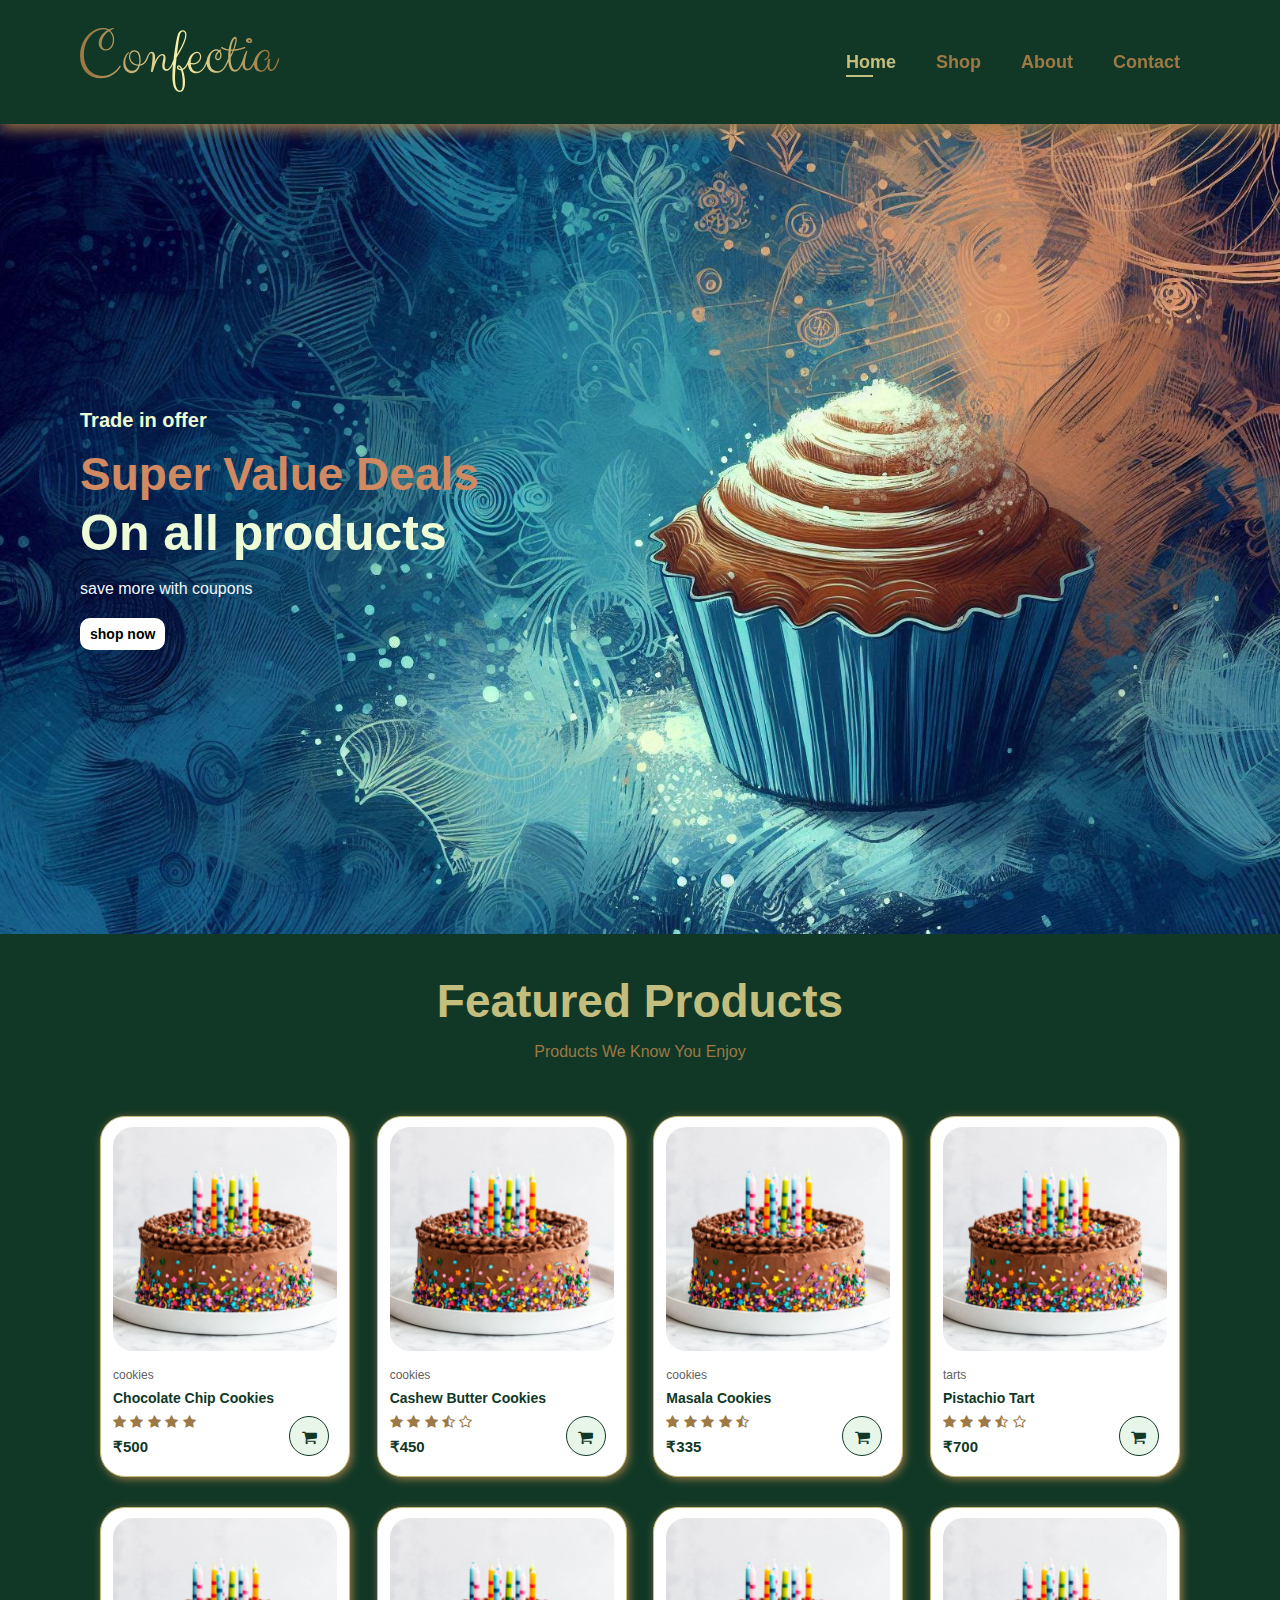
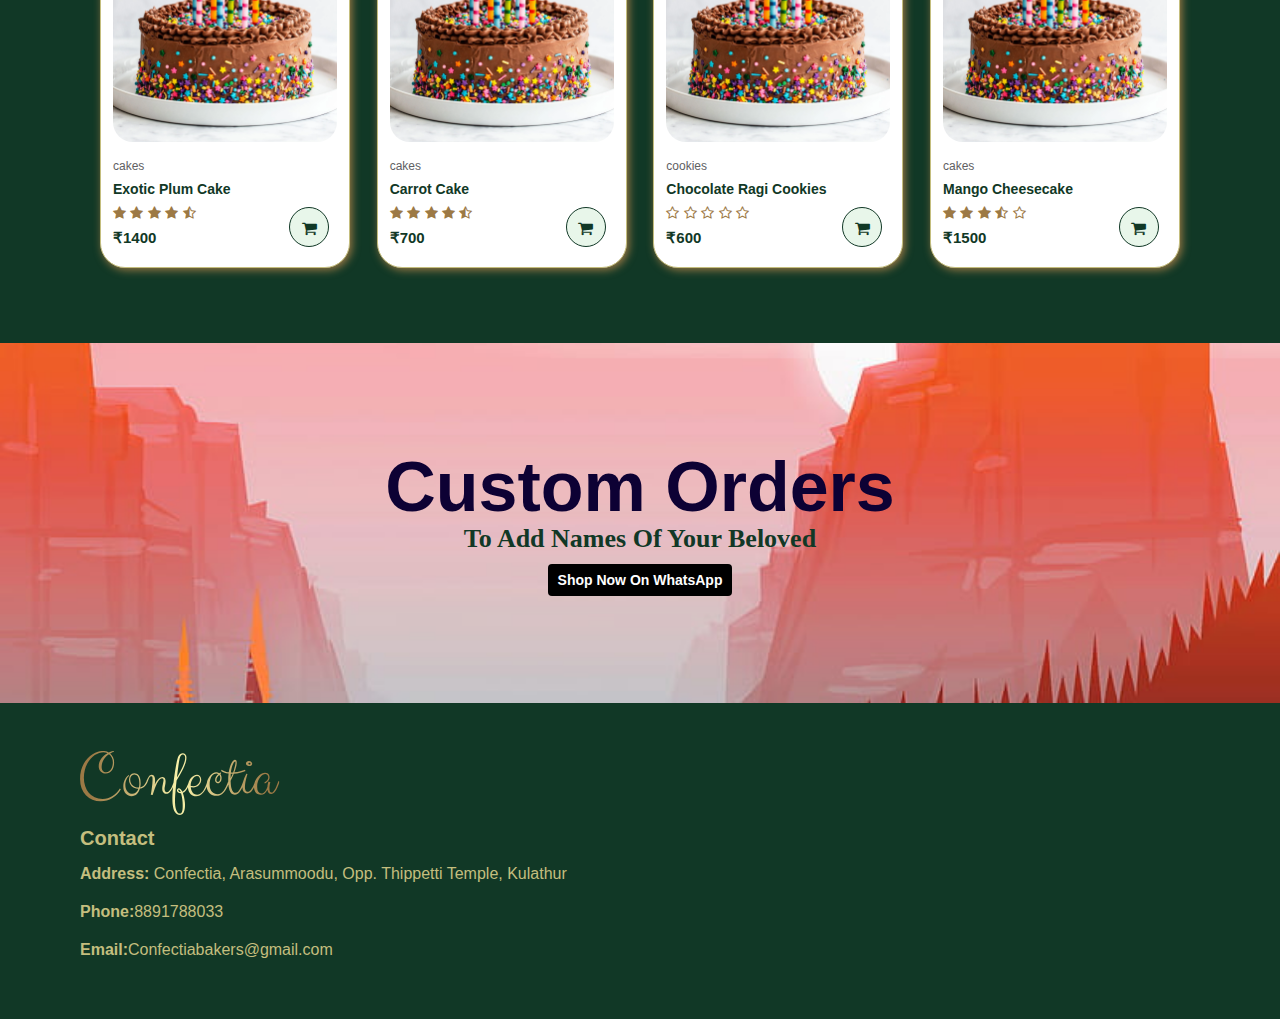
<file: confectia/index.html>
<!DOCTYPE html>
<html lang="en">

<head>
    <meta charset="UTF-8">
    <meta http-equiv="X-UA-Compatible" content="IE-edge">
    <meta name="viewport" content="width=device-width, initial-scale=1.0">
    <title>Confectia</title>
    <link rel="stylesheet" href="https://cdnjs.cloudflare.com/ajax/libs/font-awesome/4.7.0/css/font-awesome.min.css">
    <link rel="stylesheet" href="style.css">
</head>

<body>

    <section id="header">
        <a href="#"><img src="logo/logo-no-background.svg" class="logo" alt=""></a>

        <div>
            <ul id="navbar">
                <li><a class="active" href="index.html">Home</a></li>
                <li><a href="shop.html">Shop</a></li>
                <li><a href="about.html">About</a></li>
                <li><a href="contact.html">Contact</a></li>
                <a href="#" id="close"><i class="fa fa-times"></i></a>
            </ul>
        </div>
        <div id="mobile">
            <i id="bar" class="fa fa-navicon"></i>           
        </div>
    </section>

    <section id="hero">
        <h4>Trade in offer</h4>
        <h2>Super Value Deals</h2>
        <h1>On all products</h1>
        <p>save more with coupons</p>
        <a href="shop.html"><button class="hero">shop now</button></a>
        
    </section>


    <section id="product1" class="section-p1">
        <h2>Featured Products</h2>
        <p>Products We Know You Enjoy</p>
        <div class="pro-container">


            <div class="pro">
                <img src="placeholder.webp" >
                <div class="des">
                    <span>cookies</span>
                    <h5>Chocolate Chip Cookies</h5>
                    <div class="star">
                        <i class="fa fa-star"></i>
                        <i class="fa fa-star"></i>
                        <i class="fa fa-star"></i>
                        <i class="fa fa-star"></i>
                        <i class="fa fa-star"></i>  
                    </div>
                    <h4>₹500</h4>
                </div>
                <a href="#"><i class="fa fa-shopping-cart cart"></i></a>
            </div>


            <div class="pro">
                <img src="placeholder.webp" >
                <div class="des">
                    <span>cookies</span>
                    <h5>Cashew Butter Cookies</h5>
                    <div class="star">
                        <i class="fa fa-star"></i>
                        <i class="fa fa-star"></i>
                        <i class="fa fa-star"></i>
                        <i class="fa fa-star-half-o"></i>
                        <i class="fa fa-star-o"></i>  
                    </div>
                    <h4>₹450</h4>
                </div>
                <a href="#"><i class="fa fa-shopping-cart cart"></i></a>
            </div>


            <div class="pro">
                <img src="placeholder.webp" >
                <div class="des">
                    <span>cookies</span>
                    <h5>Masala Cookies</h5>
                    <div class="star">
                        <i class="fa fa-star"></i>
                        <i class="fa fa-star"></i>
                        <i class="fa fa-star"></i>
                        <i class="fa fa-star"></i>
                        <i class="fa fa-star-half-o"></i>  
                    </div>
                    <h4>₹335</h4>
                </div>
                <a href="#"><i class="fa fa-shopping-cart cart"></i></a>
            </div>


            <div class="pro">
                <img src="placeholder.webp" >
                <div class="des">
                    <span>tarts</span>
                    <h5>Pistachio Tart</h5>
                    <div class="star">
                        <i class="fa fa-star"></i>
                        <i class="fa fa-star"></i>
                        <i class="fa fa-star"></i>
                        <i class="fa fa-star-half-o"></i>
                        <i class="fa fa-star-o"></i>   
                    </div>
                    <h4>₹700</h4>
                </div>
                <a href="#"><i class="fa fa-shopping-cart cart"></i></a>
            </div>
            
            
            <div class="pro">
                <img src="placeholder.webp" >
                <div class="des">
                    <span>cakes</span>
                    <h5>Exotic Plum Cake</h5>
                    <div class="star">
                        <i class="fa fa-star"></i>
                        <i class="fa fa-star"></i>
                        <i class="fa fa-star"></i>
                        <i class="fa fa-star"></i>
                        <i class="fa fa-star-half-o"></i>  
                    </div>
                    <h4>₹1400</h4>
                </div>
                <a href="#"><i class="fa fa-shopping-cart cart"></i></a>
            </div>
            
            
            <div class="pro">
                <img src="placeholder.webp" >
                <div class="des">
                    <span>cakes</span>
                    <h5>Carrot Cake</h5>
                    <div class="star">
                        <i class="fa fa-star"></i>
                        <i class="fa fa-star"></i>
                        <i class="fa fa-star"></i>
                        <i class="fa fa-star"></i>
                        <i class="fa fa-star-half-o"></i>  
                    </div>
                    <h4>₹700</h4>
                </div>
                <a href="#"><i class="fa fa-shopping-cart cart"></i></a>
            </div>
            
            
            <div class="pro">
                <img src="placeholder.webp" >
                <div class="des">
                    <span>cookies</span>
                    <h5>Chocolate Ragi Cookies</h5>
                    <div class="star">
                        <i class="fa fa-star-o"></i>
                        <i class="fa fa-star-o"></i>
                        <i class="fa fa-star-o"></i>
                        <i class="fa fa-star-o"></i>
                        <i class="fa fa-star-o"></i>  
                    </div>
                    <h4>₹600</h4>
                </div>
                <a href="#"><i class="fa fa-shopping-cart cart"></i></a>
            </div>
            
            
            <div class="pro">
                <img src="placeholder.webp" >
                <div class="des">
                    <span>cakes</span>
                    <h5>Mango Cheesecake</h5>
                    <div class="star">
                        <i class="fa fa-star"></i>
                        <i class="fa fa-star"></i>
                        <i class="fa fa-star"></i>
                        <i class="fa fa-star-half-o"></i>
                        <i class="fa fa-star-o"></i>  
                    </div>
                    <h4>₹1500</h4>
                </div>
                <a href="#"><i class="fa fa-shopping-cart cart"></i></a>
            </div>
        </div>
    </section>

    <section id="banner" class="section-m1">
        <h2>Custom Orders</h2>
        <h4>To Add Names Of Your Beloved</h4>
        <a href=" https://wa.me/8891788033"><button class="normal">Shop Now On WhatsApp </button></a>
    </section>

    <footer class="section-p1" style="background-color: #113826;">
        
        <div class="col">
            <img src="logo/logo-no-background.svg">
            <h4 style="color: #c4be7e;">Contact</h4>
            <p style="color: #c4be7e;"><strong>Address:</strong> Confectia, Arasummoodu, Opp. Thippetti Temple, Kulathur</p>
            <p style="color: #c4be7e;"><strong>Phone:</strong>8891788033</p>
            <p style="color: #c4be7e;"><strong>Email:</strong>Confectiabakers@gmail.com</p>

        </div>
    </footer>

 <script src="script.js"></script>
</body>

</html>
</file>
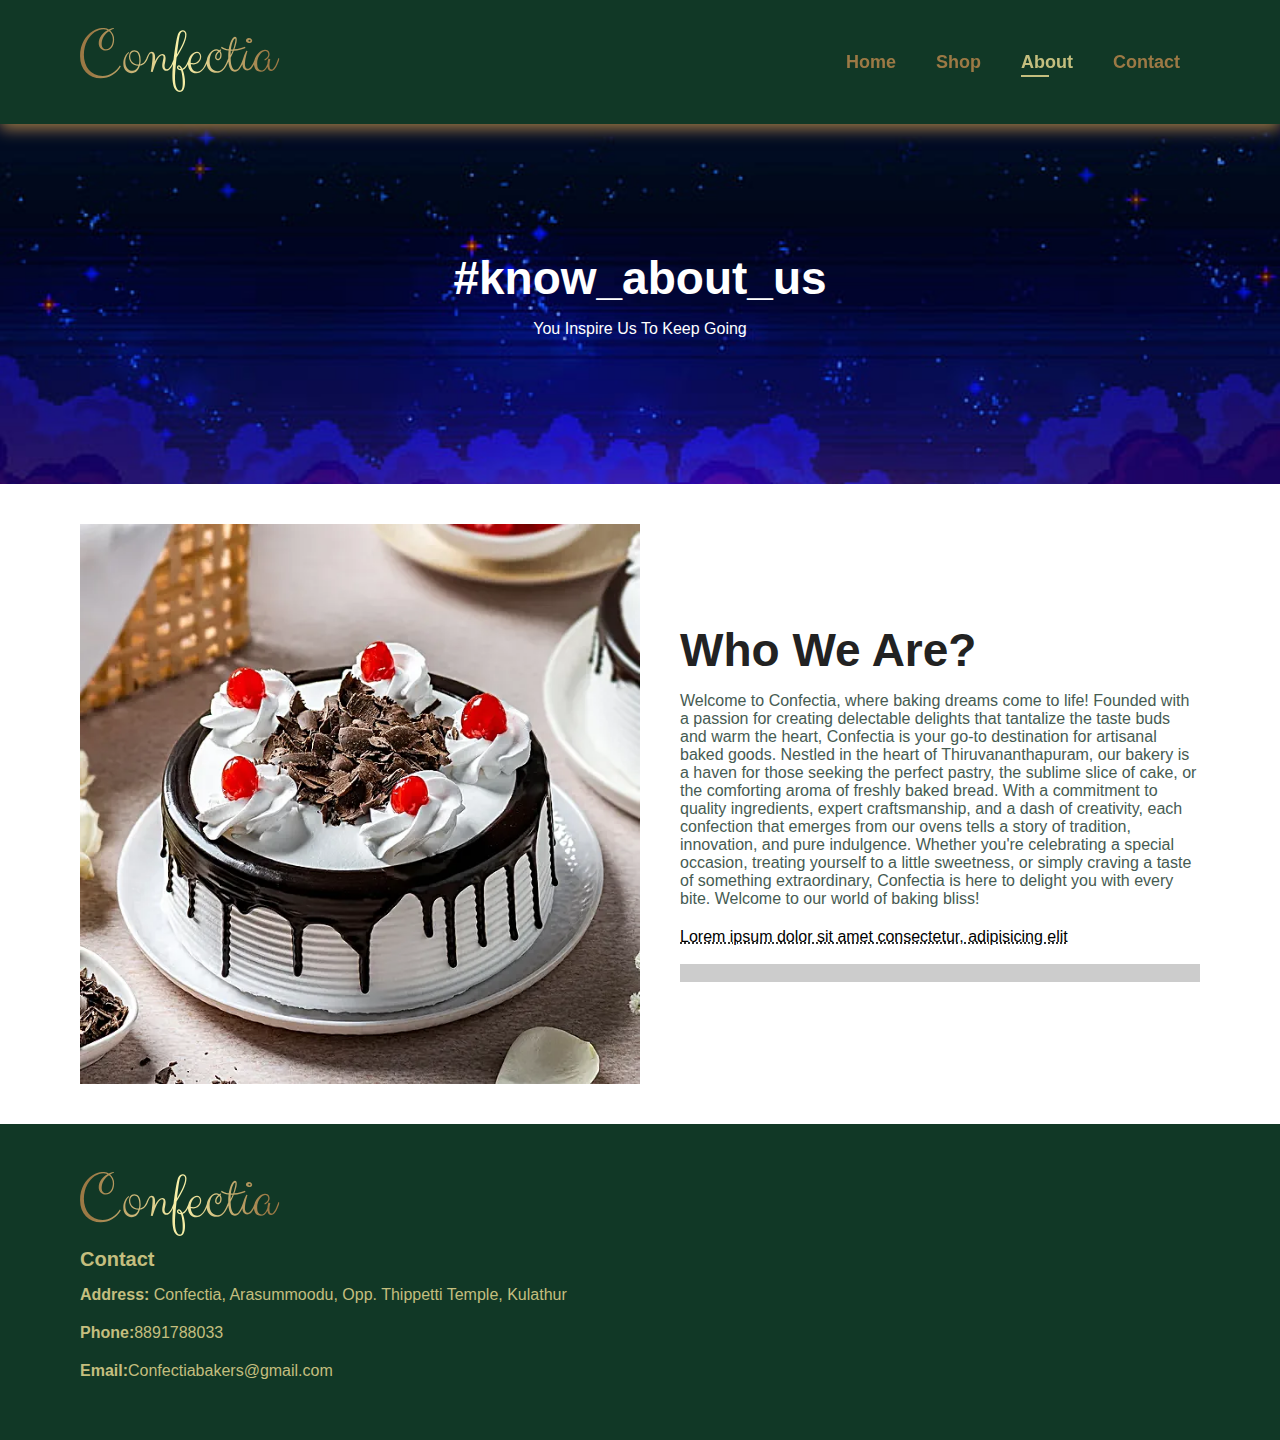
<file: confectia/about.html>
<!DOCTYPE html>
<html lang="en">

<head>
    <meta charset="UTF-8">
    <meta http-equiv="X-UA-Compatible" content="IE-edge">
    <meta name="viewport" content="width=device-width, initial-scale=1.0">
    <title>Confectia</title>
    <link rel="stylesheet" href="https://cdnjs.cloudflare.com/ajax/libs/font-awesome/4.7.0/css/font-awesome.min.css">
    <link rel="stylesheet" href="style.css">
</head>

<body>

    <section id="header">
        <a href="index.html"><img src="logo/logo-no-background.svg" class="logo" alt=""></a>

        <div>
            <ul id="navbar">
                <li><a  href="index.html">Home</a></li>
                <li><a href="shop.html">Shop</a></li>
                <li><a class="active" href="about.html">About</a></li>
                <li><a href="contact.html">Contact</a></li>
                <a href="#" id="close"><i class="fa fa-times"></i></a>
            </ul>
        </div>
        <div id="mobile">
            <i id="bar" class="fa fa-navicon"></i>           
        </div>
    </section>

    <section id="about-page-header">
        <h2>#know_about_us</h2>
        <p>You Inspire Us To Keep Going</p>
    </section>

    <section id="about-head" class="section-p1">
        <img  src="placeholder1.webp">
        <div>
            <h2>Who We Are?</h2>
            <p>Welcome to Confectia, where baking dreams come to life! Founded with a passion for creating delectable delights that tantalize the taste buds and warm the heart, Confectia is your go-to destination for artisanal baked goods. Nestled in the heart of Thiruvananthapuram, our bakery is a haven for those seeking the perfect pastry, the sublime slice of cake, or the comforting aroma of freshly baked bread. With a commitment to quality ingredients, expert craftsmanship, and a dash of creativity, each confection that emerges from our ovens tells a story of tradition, innovation, and pure indulgence. Whether you're celebrating a special occasion, treating yourself to a little sweetness, or simply craving a taste of something extraordinary, Confectia is here to delight you with every bite. Welcome to our world of baking bliss!</p>
            <abbr title="">Lorem ipsum dolor sit amet consectetur, adipisicing elit</abbr>

            <br><br>

            <marquee bgcolor="#ccc" loop="-1" scrollamount="5" width="100%">Lorem, ipsum dolor sit amet consectetur adipisicing elit.</marquee>
        </div>
    </section>

    <footer class="section-p1" style="background-color: #113826;">
        
        <div class="col">
            <img src="logo/logo-no-background.svg">
            <h4 style="color: #c4be7e;">Contact</h4>
            <p style="color: #c4be7e;"><strong>Address:</strong> Confectia, Arasummoodu, Opp. Thippetti Temple, Kulathur</p>
            <p style="color: #c4be7e;"><strong>Phone:</strong>8891788033</p>
            <p style="color: #c4be7e;"><strong>Email:</strong>Confectiabakers@gmail.com</p>

        </div>
    </footer>

 <script src="script.js"></script>
</body>

</html>
</file>
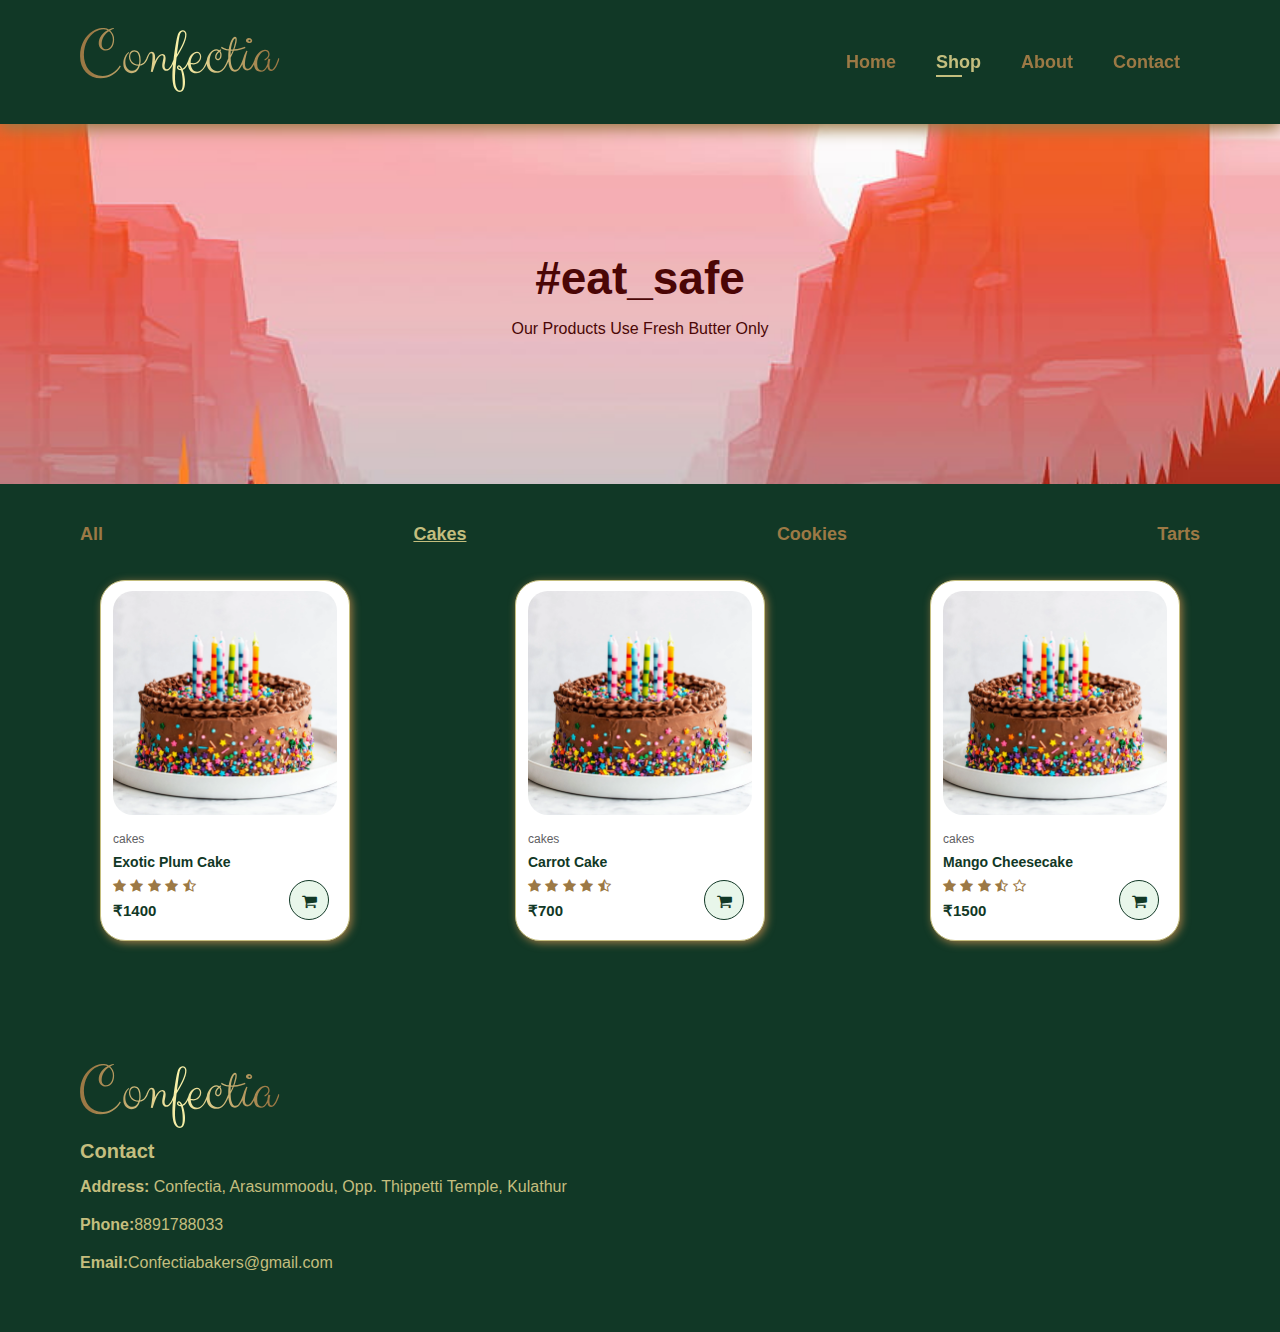
<file: confectia/cakes.html>
<!DOCTYPE html>
<html lang="en">

<head>
    <meta charset="UTF-8">
    <meta http-equiv="X-UA-Compatible" content="IE-edge">
    <meta name="viewport" content="width=device-width, initial-scale=1.0">
    <title>Confectia</title>
    <link rel="stylesheet" href="https://cdnjs.cloudflare.com/ajax/libs/font-awesome/4.7.0/css/font-awesome.min.css">
    <link rel="stylesheet" href="style.css">
</head>

<body>

    <section id="header">
        <a href="index.html"><img src="logo/logo-no-background.svg" class="logo" alt=""></a>

        <div>
            <ul id="navbar">
                <li><a  href="index.html">Home</a></li>
                <li><a class="active" href="shop.html">Shop</a></li>
                <li><a href="about.html">About</a></li>
                <li><a href="contact.html">Contact</a></li>
                <a href="#" id="close"><i class="fa fa-times"></i></a>
            </ul>
        </div>
        <div id="mobile">
            <i id="bar" class="fa fa-navicon"></i>           
        </div>
    </section>


    <section id="page-header" class="shop-header">
        <h2>#eat_safe</h2>
        <p>Our Products Use Fresh Butter Only</p>
    </section>


    <section id="product1" class="section-p1">
        <div>
            <ul id="filter">
                <li><a  href="shop.html">All</a></li>
                <li><a class="active" href="cakes.html">Cakes</a></li>
                <li><a href="cookies.html">Cookies</a></li>
                <li><a href="tarts.html">Tarts</a></li>
            </ul>
        </div>
        <div class="pro-container">

            
            
            <div class="pro">
                <img src="placeholder.webp" >
                <div class="des">
                    <span>cakes</span>
                    <h5>Exotic Plum Cake</h5>
                    <div class="star">
                        <i class="fa fa-star"></i>
                        <i class="fa fa-star"></i>
                        <i class="fa fa-star"></i>
                        <i class="fa fa-star"></i>
                        <i class="fa fa-star-half-o"></i>  
                    </div>
                    <h4>₹1400</h4>
                </div>
                <a href="#"><i class="fa fa-shopping-cart cart"></i></a>
            </div>
            
            
            <div class="pro">
                <img src="placeholder.webp" >
                <div class="des">
                    <span>cakes</span>
                    <h5>Carrot Cake</h5>
                    <div class="star">
                        <i class="fa fa-star"></i>
                        <i class="fa fa-star"></i>
                        <i class="fa fa-star"></i>
                        <i class="fa fa-star"></i>
                        <i class="fa fa-star-half-o"></i>  
                    </div>
                    <h4>₹700</h4>
                </div>
                <a href="#"><i class="fa fa-shopping-cart cart"></i></a>
            </div>
            
            

            
            
            <div class="pro">
                <img src="placeholder.webp" >
                <div class="des">
                    <span>cakes</span>
                    <h5>Mango Cheesecake</h5>
                    <div class="star">
                        <i class="fa fa-star"></i>
                        <i class="fa fa-star"></i>
                        <i class="fa fa-star"></i>
                        <i class="fa fa-star-half-o"></i>
                        <i class="fa fa-star-o"></i>  
                    </div>
                    <h4>₹1500</h4>
                </div>
                <a href="#"><i class="fa fa-shopping-cart cart"></i></a>
            </div>
        </div>
    </section>




    <footer class="section-p1" style="background-color: #113826;">
        
        <div class="col">
            <img src="logo/logo-no-background.svg">
            <h4 style="color: #c4be7e;">Contact</h4>
            <p style="color: #c4be7e;"><strong>Address:</strong> Confectia, Arasummoodu, Opp. Thippetti Temple, Kulathur</p>
            <p style="color: #c4be7e;"><strong>Phone:</strong>8891788033</p>
            <p style="color: #c4be7e;"><strong>Email:</strong>Confectiabakers@gmail.com</p>

        </div>
    </footer>

 <script src="script.js"></script>
</body>

</html>
</file>
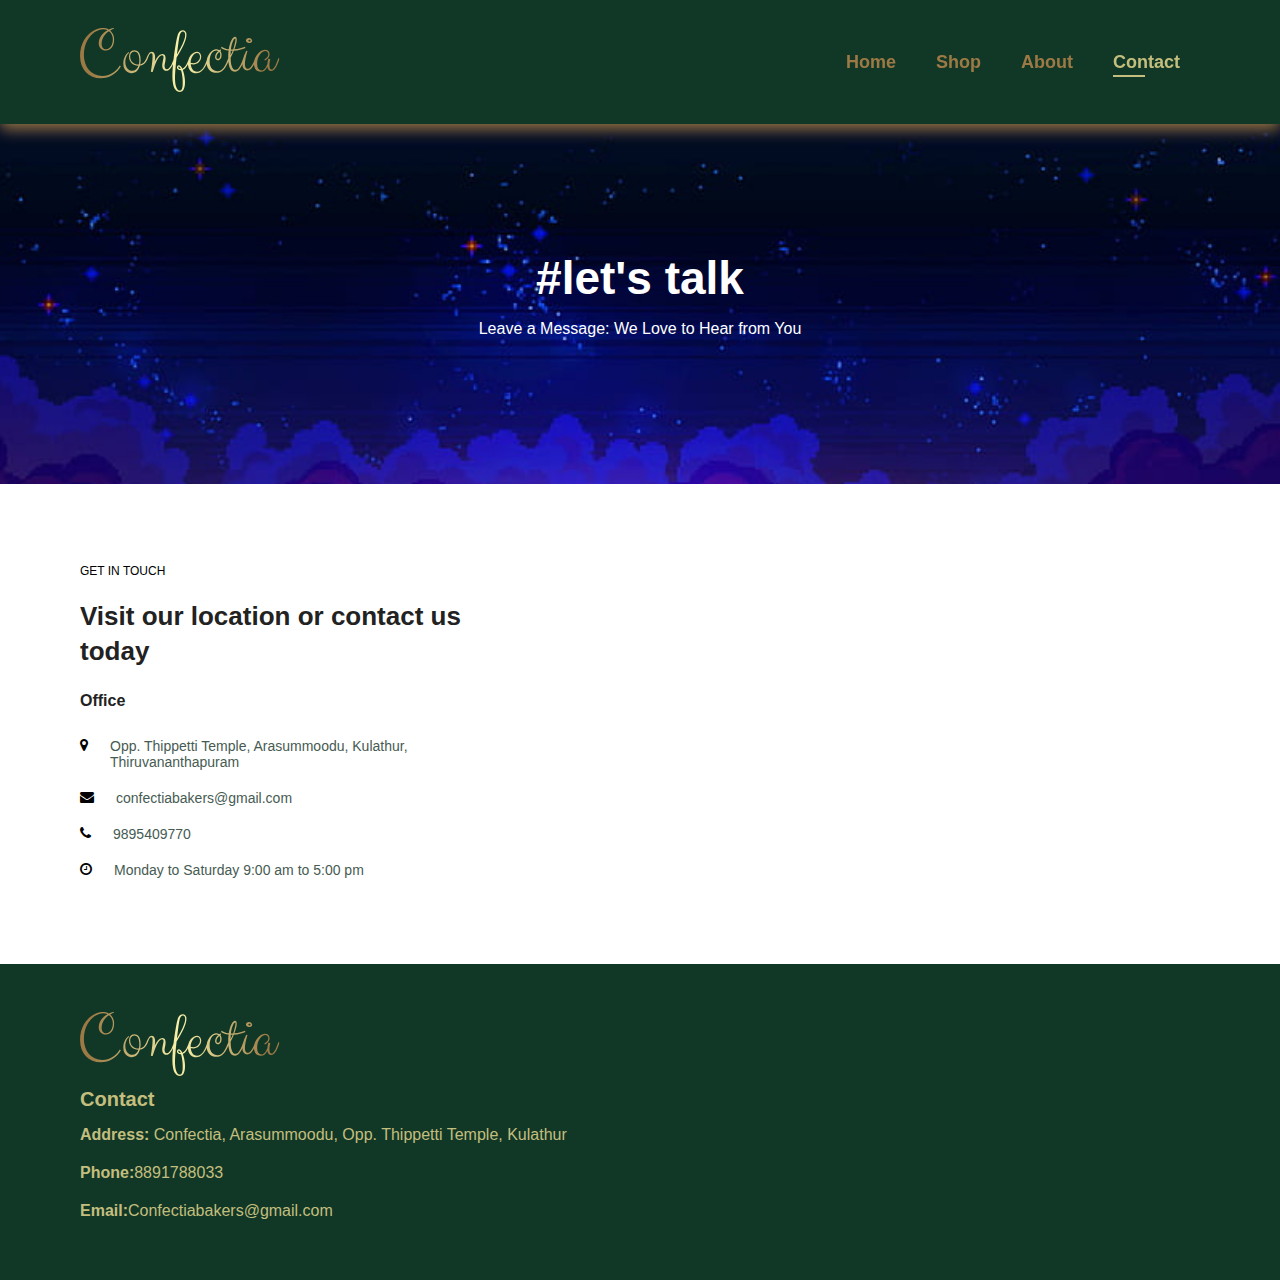
<file: confectia/contact.html>
<!DOCTYPE html>
<html lang="en">

<head>
    <meta charset="UTF-8">
    <meta http-equiv="X-UA-Compatible" content="IE-edge">
    <meta name="viewport" content="width=device-width, initial-scale=1.0">
    <title>Confectia</title>
    <link rel="stylesheet" href="https://cdnjs.cloudflare.com/ajax/libs/font-awesome/4.7.0/css/font-awesome.min.css">
    <link rel="stylesheet" href="style.css">
</head>

<body>

    <section id="header">
        <a href="index.html"><img src="logo/logo-no-background.svg" class="logo" alt=""></a>

        <div>
            <ul id="navbar">
                <li><a  href="index.html">Home</a></li>
                <li><a href="shop.html">Shop</a></li>
                <li><a  href="about.html">About</a></li>
                <li><a class="active" href="contact.html">Contact</a></li>
                <a href="#" id="close"><i class="fa fa-times"></i></a>
            </ul>
        </div>
        <div id="mobile">
            <i id="bar" class="fa fa-navicon"></i>           
        </div>
    </section>

    <section id="about-page-header">
        <h2>#let's talk</h2>
        <p>Leave a Message: We Love to Hear from You</p>
    </section>

    <section id="contact-details" class="section-p1">
        <div class="details">
            <span>GET IN TOUCH</span>
            <h2>Visit our location or contact us today</h2>
            <h3>Office</h3>
            <div>
                <li>
                    <i class="fa fa-map-marker"></i>
                    <p>Opp. Thippetti Temple, Arasummoodu, Kulathur, Thiruvananthapuram</p>
                </li>

                <li>
                    <i class="fa fa-envelope"></i>
                    <p>confectiabakers@gmail.com</p>
                </li>

                <li>
                    <i class="fa fa-phone"></i>
                    <p>9895409770</p>
                </li>

                <li>
                    <i class="fa fa-clock-o"></i>
                    <p>Monday to Saturday 9:00 am to 5:00 pm</p>
                </li>
            </div>
        </div>

        <div class="map">
            <iframe src="https://www.google.com/maps/embed?pb=!1m18!1m12!1m3!1d3945.532187332777!2d76.88301637477466!3d8.544713091498554!2m3!1f0!2f0!3f0!3m2!1i1024!2i768!4f13.1!3m3!1m2!1s0x3b05bff99509d8ff%3A0xee51c4e3786dd72!2sSmiley%20Delight%20Baking!5e0!3m2!1sen!2sin!4v1717089197747!5m2!1sen!2sin" width="600" height="450" style="border:0;" allowfullscreen="" loading="lazy" referrerpolicy="no-referrer-when-downgrade"></iframe>
        </div>
    </section>



    <footer class="section-p1" style="background-color: #113826;">
        
        <div class="col">
            <img src="logo/logo-no-background.svg">
            <h4 style="color: #c4be7e;">Contact</h4>
            <p style="color: #c4be7e;"><strong>Address:</strong> Confectia, Arasummoodu, Opp. Thippetti Temple, Kulathur</p>
            <p style="color: #c4be7e;"><strong>Phone:</strong>8891788033</p>
            <p style="color: #c4be7e;"><strong>Email:</strong>Confectiabakers@gmail.com</p>

        </div>
    </footer>

 <script src="script.js"></script>
</body>

</html>
</file>
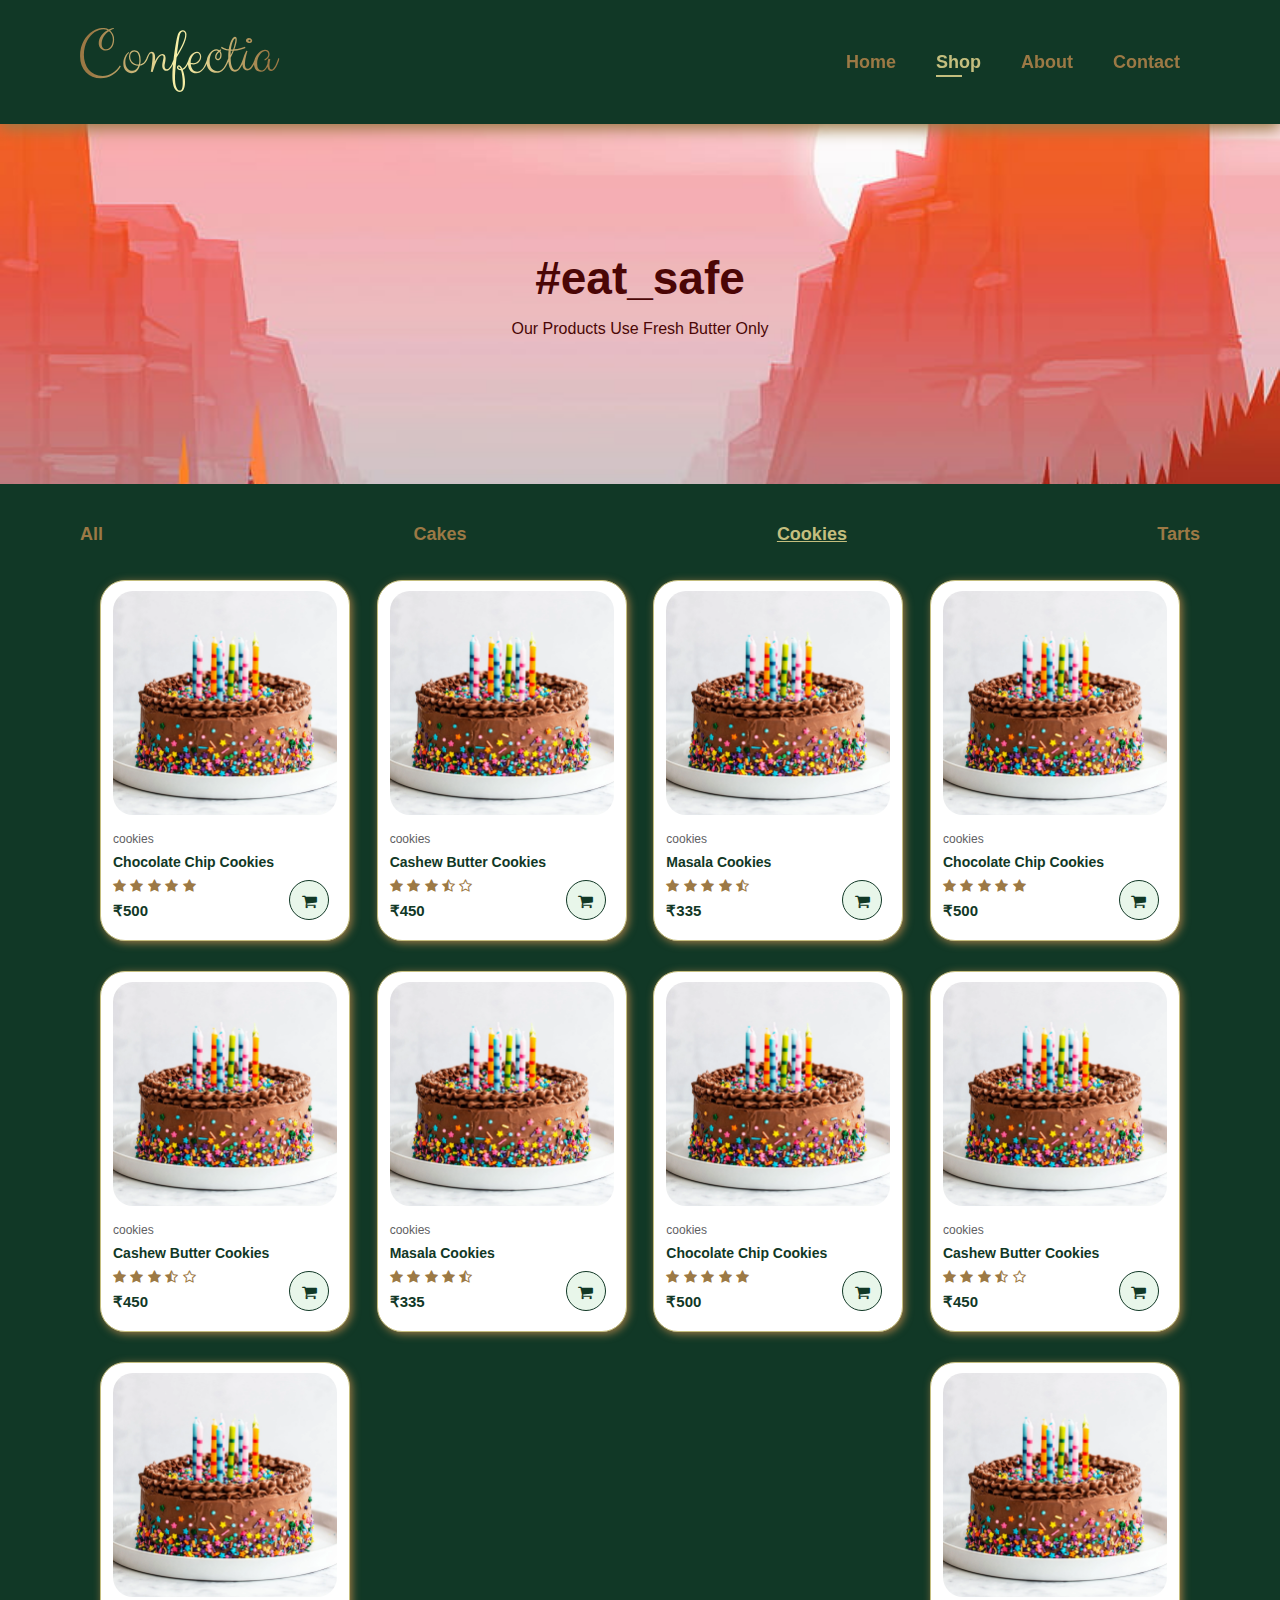
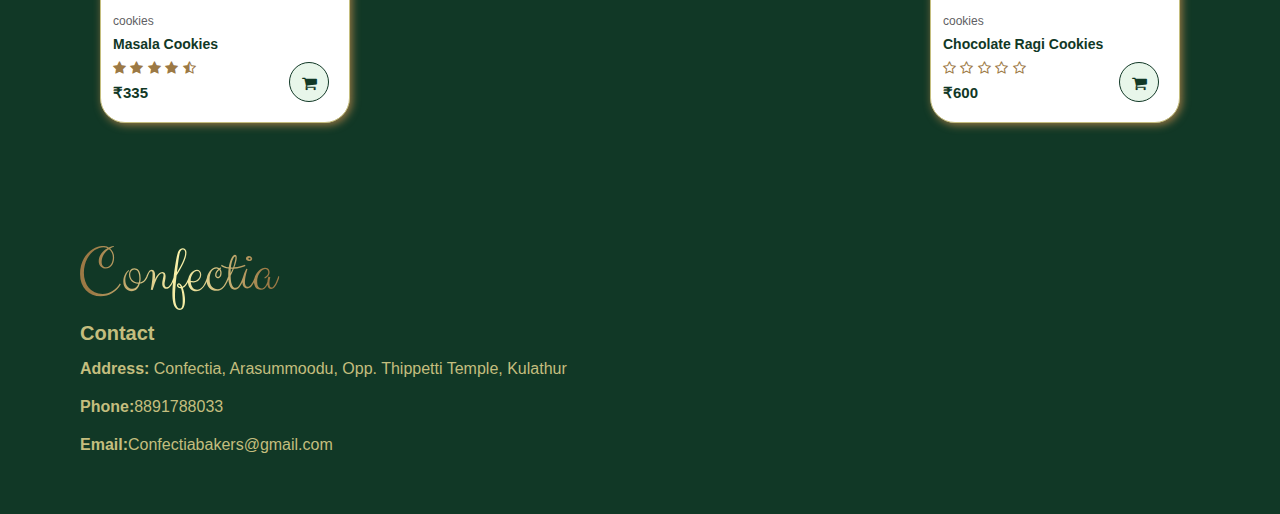
<file: confectia/cookies.html>
<!DOCTYPE html>
<html lang="en">

<head>
    <meta charset="UTF-8">
    <meta http-equiv="X-UA-Compatible" content="IE-edge">
    <meta name="viewport" content="width=device-width, initial-scale=1.0">
    <title>Confectia</title>
    <link rel="stylesheet" href="https://cdnjs.cloudflare.com/ajax/libs/font-awesome/4.7.0/css/font-awesome.min.css">
    <link rel="stylesheet" href="style.css">
</head>

<body>

    <section id="header">
        <a href="index.html"><img src="logo/logo-no-background.svg" class="logo" alt=""></a>

        <div>
            <ul id="navbar">
                <li><a  href="index.html">Home</a></li>
                <li><a class="active" href="shop.html">Shop</a></li>
                <li><a href="about.html">About</a></li>
                <li><a href="contact.html">Contact</a></li>
                <a href="#" id="close"><i class="fa fa-times"></i></a>
            </ul>
        </div>
        <div id="mobile">
            <i id="bar" class="fa fa-navicon"></i>           
        </div>
    </section>


    <section id="page-header" class="shop-header">
        <h2>#eat_safe</h2>
        <p>Our Products Use Fresh Butter Only</p>
    </section>


    <section id="product1" class="section-p1">
        <div>
            <ul id="filter">
                <li><a  href="shop.html">All</a></li>
                <li><a href="cakes.html">Cakes</a></li>
                <li><a class="active" href="cookies.html">Cookies</a></li>
                <li><a href="tarts.html">Tarts</a></li>
            </ul>
        </div>
        <div class="pro-container">



            <div class="pro" onclick="window.location.href='sproduct.html';">
                <img src="placeholder.webp" >
                <div class="des">
                    <span>cookies</span>
                    <h5>Chocolate Chip Cookies</h5>
                    <div class="star">
                        <i class="fa fa-star"></i>
                        <i class="fa fa-star"></i>
                        <i class="fa fa-star"></i>
                        <i class="fa fa-star"></i>
                        <i class="fa fa-star"></i>  
                    </div>
                    <h4>₹500</h4>
                </div>
                <a href="#"><i class="fa fa-shopping-cart cart"></i></a>
            </div>


            <div class="pro">
                <img src="placeholder.webp" >
                <div class="des">
                    <span>cookies</span>
                    <h5>Cashew Butter Cookies</h5>
                    <div class="star">
                        <i class="fa fa-star"></i>
                        <i class="fa fa-star"></i>
                        <i class="fa fa-star"></i>
                        <i class="fa fa-star-half-o"></i>
                        <i class="fa fa-star-o"></i>  
                    </div>
                    <h4>₹450</h4>
                </div>
                <a href="#"><i class="fa fa-shopping-cart cart"></i></a>
            </div>


            <div class="pro">
                <img src="placeholder.webp" >
                <div class="des">
                    <span>cookies</span>
                    <h5>Masala Cookies</h5>
                    <div class="star">
                        <i class="fa fa-star"></i>
                        <i class="fa fa-star"></i>
                        <i class="fa fa-star"></i>
                        <i class="fa fa-star"></i>
                        <i class="fa fa-star-half-o"></i>  
                    </div>
                    <h4>₹335</h4>
                </div>
                <a href="#"><i class="fa fa-shopping-cart cart"></i></a>
            </div>


            
            
            <div class="pro">
                <img src="placeholder.webp" >
                <div class="des">
                    <span>cookies</span>
                    <h5>Chocolate Chip Cookies</h5>
                    <div class="star">
                        <i class="fa fa-star"></i>
                        <i class="fa fa-star"></i>
                        <i class="fa fa-star"></i>
                        <i class="fa fa-star"></i>
                        <i class="fa fa-star"></i>  
                    </div>
                    <h4>₹500</h4>
                </div>
                <a href="#"><i class="fa fa-shopping-cart cart"></i></a>
            </div>


            <div class="pro">
                <img src="placeholder.webp" >
                <div class="des">
                    <span>cookies</span>
                    <h5>Cashew Butter Cookies</h5>
                    <div class="star">
                        <i class="fa fa-star"></i>
                        <i class="fa fa-star"></i>
                        <i class="fa fa-star"></i>
                        <i class="fa fa-star-half-o"></i>
                        <i class="fa fa-star-o"></i>  
                    </div>
                    <h4>₹450</h4>
                </div>
                <a href="#"><i class="fa fa-shopping-cart cart"></i></a>
            </div>


            <div class="pro">
                <img src="placeholder.webp" >
                <div class="des">
                    <span>cookies</span>
                    <h5>Masala Cookies</h5>
                    <div class="star">
                        <i class="fa fa-star"></i>
                        <i class="fa fa-star"></i>
                        <i class="fa fa-star"></i>
                        <i class="fa fa-star"></i>
                        <i class="fa fa-star-half-o"></i>  
                    </div>
                    <h4>₹335</h4>
                </div>
                <a href="#"><i class="fa fa-shopping-cart cart"></i></a>
            </div>


           
                        
            
            <div class="pro">
                <img src="placeholder.webp" >
                <div class="des">
                    <span>cookies</span>
                    <h5>Chocolate Chip Cookies</h5>
                    <div class="star">
                        <i class="fa fa-star"></i>
                        <i class="fa fa-star"></i>
                        <i class="fa fa-star"></i>
                        <i class="fa fa-star"></i>
                        <i class="fa fa-star"></i>  
                    </div>
                    <h4>₹500</h4>
                </div>
                <a href="#"><i class="fa fa-shopping-cart cart"></i></a>
            </div>


            <div class="pro">
                <img src="placeholder.webp" >
                <div class="des">
                    <span>cookies</span>
                    <h5>Cashew Butter Cookies</h5>
                    <div class="star">
                        <i class="fa fa-star"></i>
                        <i class="fa fa-star"></i>
                        <i class="fa fa-star"></i>
                        <i class="fa fa-star-half-o"></i>
                        <i class="fa fa-star-o"></i>  
                    </div>
                    <h4>₹450</h4>
                </div>
                <a href="#"><i class="fa fa-shopping-cart cart"></i></a>
            </div>


            <div class="pro">
                <img src="placeholder.webp" >
                <div class="des">
                    <span>cookies</span>
                    <h5>Masala Cookies</h5>
                    <div class="star">
                        <i class="fa fa-star"></i>
                        <i class="fa fa-star"></i>
                        <i class="fa fa-star"></i>
                        <i class="fa fa-star"></i>
                        <i class="fa fa-star-half-o"></i>  
                    </div>
                    <h4>₹335</h4>
                </div>
                <a href="#"><i class="fa fa-shopping-cart cart"></i></a>
            </div>


           
            
            
            <div class="pro">
                <img src="placeholder.webp" >
                <div class="des">
                    <span>cookies</span>
                    <h5>Chocolate Ragi Cookies</h5>
                    <div class="star">
                        <i class="fa fa-star-o"></i>
                        <i class="fa fa-star-o"></i>
                        <i class="fa fa-star-o"></i>
                        <i class="fa fa-star-o"></i>
                        <i class="fa fa-star-o"></i>  
                    </div>
                    <h4>₹600</h4>
                </div>
                <a href="#"><i class="fa fa-shopping-cart cart"></i></a>
            </div>
        </div>
    </section>




    <footer class="section-p1" style="background-color: #113826;">
        
        <div class="col">
            <img src="logo/logo-no-background.svg">
            <h4 style="color: #c4be7e;">Contact</h4>
            <p style="color: #c4be7e;"><strong>Address:</strong> Confectia, Arasummoodu, Opp. Thippetti Temple, Kulathur</p>
            <p style="color: #c4be7e;"><strong>Phone:</strong>8891788033</p>
            <p style="color: #c4be7e;"><strong>Email:</strong>Confectiabakers@gmail.com</p>

        </div>
    </footer>

 <script src="script.js"></script>
</body>

</html>
</file>
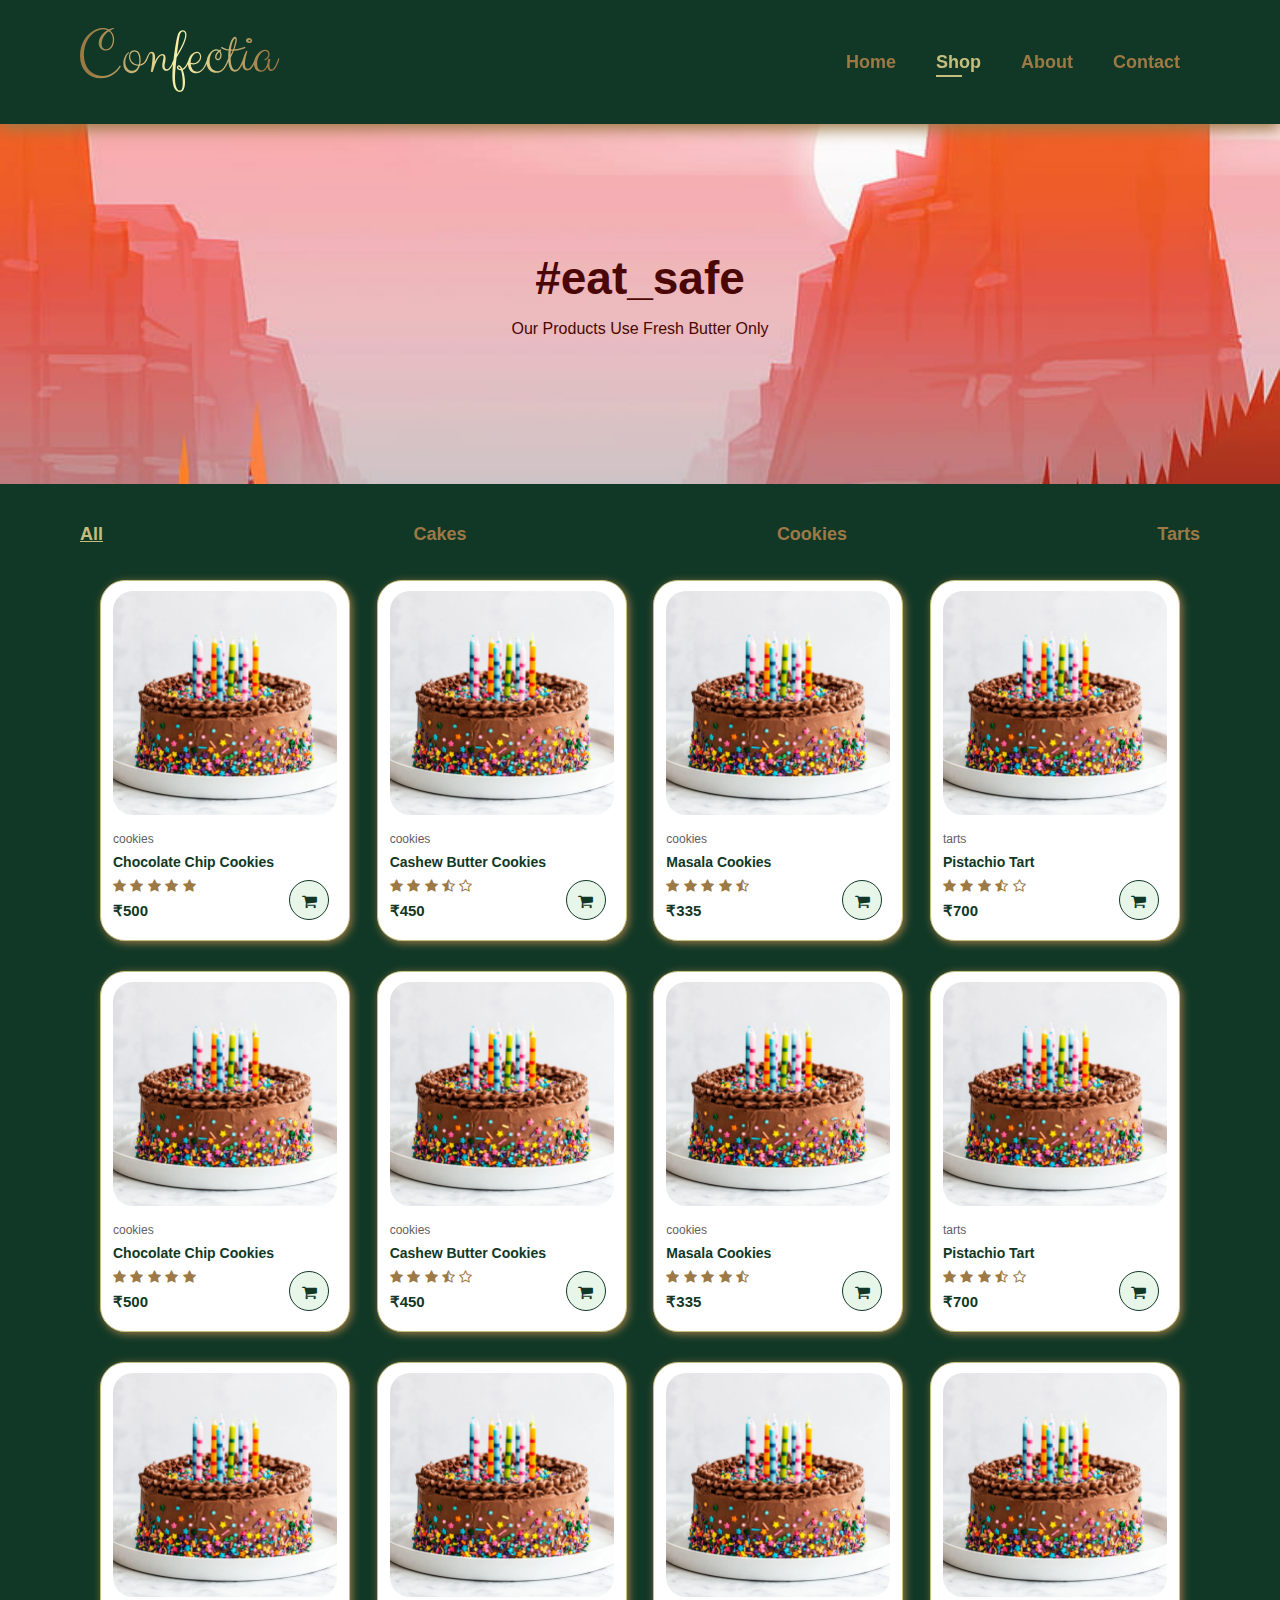
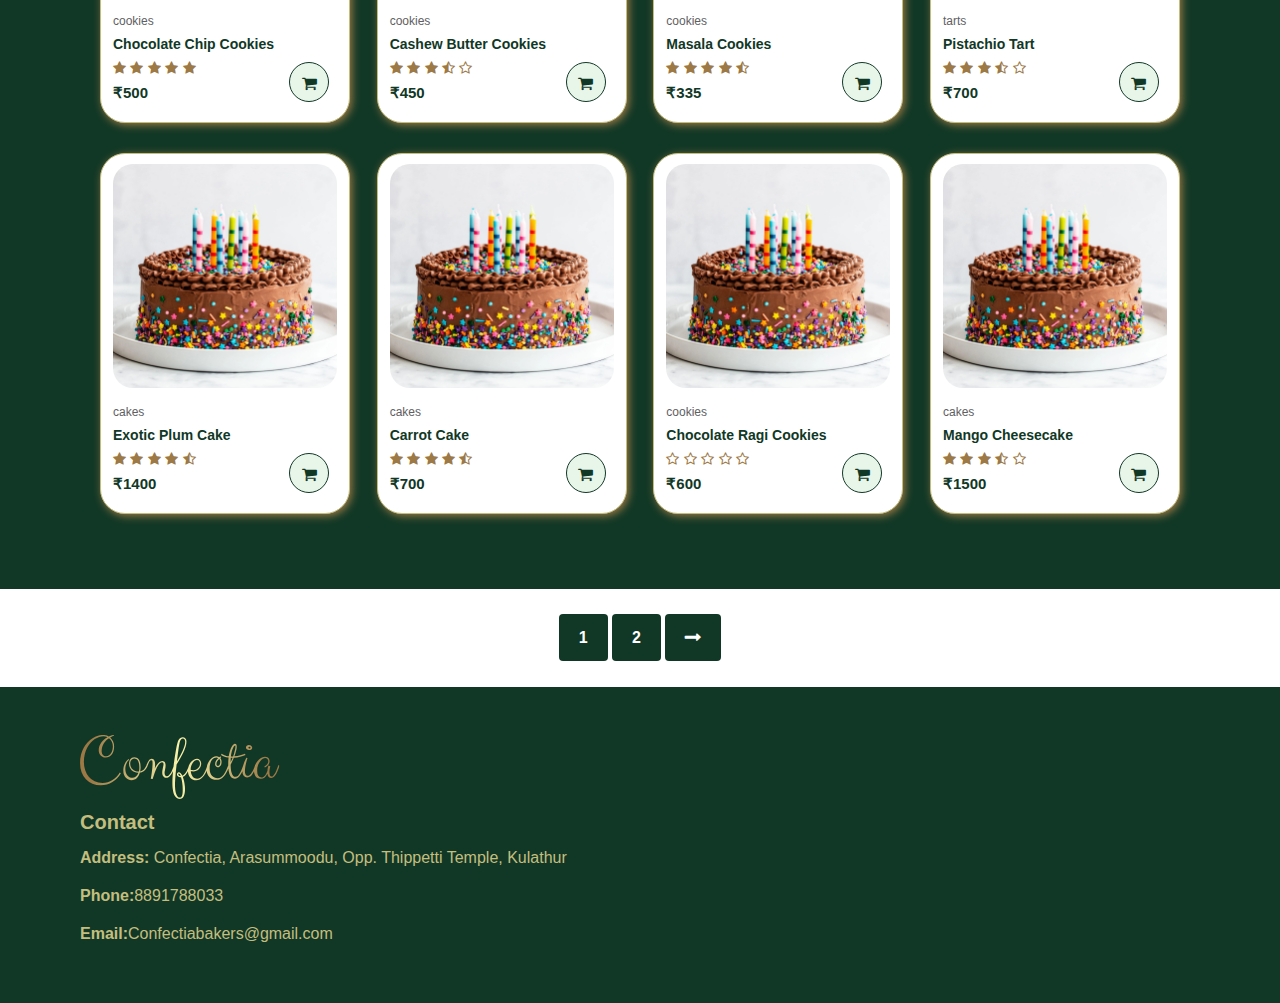
<file: confectia/shop.html>
<!DOCTYPE html>
<html lang="en">

<head>
    <meta charset="UTF-8">
    <meta http-equiv="X-UA-Compatible" content="IE-edge">
    <meta name="viewport" content="width=device-width, initial-scale=1.0">
    <title>Confectia</title>
    <link rel="stylesheet" href="https://cdnjs.cloudflare.com/ajax/libs/font-awesome/4.7.0/css/font-awesome.min.css">
    <link rel="stylesheet" href="style.css">
</head>

<body>

    <section id="header">
        <a href="index.html"><img src="logo/logo-no-background.svg" class="logo" alt=""></a>

        <div>
            <ul id="navbar">
                <li><a  href="index.html">Home</a></li>
                <li><a class="active" href="shop.html">Shop</a></li>
                <li><a href="about.html">About</a></li>
                <li><a href="contact.html">Contact</a></li>
                <a href="#" id="close"><i class="fa fa-times"></i></a>
            </ul>
        </div>
        <div id="mobile">
            <i id="bar" class="fa fa-navicon"></i>           
        </div>
    </section>


    <section id="page-header" class="shop-header">
        <h2>#eat_safe</h2>
        <p>Our Products Use Fresh Butter Only</p>
    </section>


    <section id="product1" class="section-p1">
        <div>
            <ul id="filter">
                <li><a class="active" href="shop.html">All</a></li>
                <li><a href="cakes.html">Cakes</a></li>
                <li><a href="cookies.html">Cookies</a></li>
                <li><a href="tarts.html">Tarts</a></li>
            </ul>
        </div>
        <div class="pro-container">



            <div class="pro" onclick="window.location.href='sproduct.html';">
                <img src="placeholder.webp" >
                <div class="des">
                    <span>cookies</span>
                    <h5>Chocolate Chip Cookies</h5>
                    <div class="star">
                        <i class="fa fa-star"></i>
                        <i class="fa fa-star"></i>
                        <i class="fa fa-star"></i>
                        <i class="fa fa-star"></i>
                        <i class="fa fa-star"></i>  
                    </div>
                    <h4>₹500</h4>
                </div>
                <a href="#"><i class="fa fa-shopping-cart cart"></i></a>
            </div>


            <div class="pro">
                <img src="placeholder.webp" >
                <div class="des">
                    <span>cookies</span>
                    <h5>Cashew Butter Cookies</h5>
                    <div class="star">
                        <i class="fa fa-star"></i>
                        <i class="fa fa-star"></i>
                        <i class="fa fa-star"></i>
                        <i class="fa fa-star-half-o"></i>
                        <i class="fa fa-star-o"></i>  
                    </div>
                    <h4>₹450</h4>
                </div>
                <a href="#"><i class="fa fa-shopping-cart cart"></i></a>
            </div>


            <div class="pro">
                <img src="placeholder.webp" >
                <div class="des">
                    <span>cookies</span>
                    <h5>Masala Cookies</h5>
                    <div class="star">
                        <i class="fa fa-star"></i>
                        <i class="fa fa-star"></i>
                        <i class="fa fa-star"></i>
                        <i class="fa fa-star"></i>
                        <i class="fa fa-star-half-o"></i>  
                    </div>
                    <h4>₹335</h4>
                </div>
                <a href="#"><i class="fa fa-shopping-cart cart"></i></a>
            </div>


            <div class="pro">
                <img src="placeholder.webp" >
                <div class="des">
                    <span>tarts</span>
                    <h5>Pistachio Tart</h5>
                    <div class="star">
                        <i class="fa fa-star"></i>
                        <i class="fa fa-star"></i>
                        <i class="fa fa-star"></i>
                        <i class="fa fa-star-half-o"></i>
                        <i class="fa fa-star-o"></i>   
                    </div>
                    <h4>₹700</h4>
                </div>
                <a href="#"><i class="fa fa-shopping-cart cart"></i></a>
            </div>
            
            <div class="pro">
                <img src="placeholder.webp" >
                <div class="des">
                    <span>cookies</span>
                    <h5>Chocolate Chip Cookies</h5>
                    <div class="star">
                        <i class="fa fa-star"></i>
                        <i class="fa fa-star"></i>
                        <i class="fa fa-star"></i>
                        <i class="fa fa-star"></i>
                        <i class="fa fa-star"></i>  
                    </div>
                    <h4>₹500</h4>
                </div>
                <a href="#"><i class="fa fa-shopping-cart cart"></i></a>
            </div>


            <div class="pro">
                <img src="placeholder.webp" >
                <div class="des">
                    <span>cookies</span>
                    <h5>Cashew Butter Cookies</h5>
                    <div class="star">
                        <i class="fa fa-star"></i>
                        <i class="fa fa-star"></i>
                        <i class="fa fa-star"></i>
                        <i class="fa fa-star-half-o"></i>
                        <i class="fa fa-star-o"></i>  
                    </div>
                    <h4>₹450</h4>
                </div>
                <a href="#"><i class="fa fa-shopping-cart cart"></i></a>
            </div>


            <div class="pro">
                <img src="placeholder.webp" >
                <div class="des">
                    <span>cookies</span>
                    <h5>Masala Cookies</h5>
                    <div class="star">
                        <i class="fa fa-star"></i>
                        <i class="fa fa-star"></i>
                        <i class="fa fa-star"></i>
                        <i class="fa fa-star"></i>
                        <i class="fa fa-star-half-o"></i>  
                    </div>
                    <h4>₹335</h4>
                </div>
                <a href="#"><i class="fa fa-shopping-cart cart"></i></a>
            </div>


            <div class="pro">
                <img src="placeholder.webp" >
                <div class="des">
                    <span>tarts</span>
                    <h5>Pistachio Tart</h5>
                    <div class="star">
                        <i class="fa fa-star"></i>
                        <i class="fa fa-star"></i>
                        <i class="fa fa-star"></i>
                        <i class="fa fa-star-half-o"></i>
                        <i class="fa fa-star-o"></i>   
                    </div>
                    <h4>₹700</h4>
                </div>
                <a href="#"><i class="fa fa-shopping-cart cart"></i></a>
            </div>
                        
            
            <div class="pro">
                <img src="placeholder.webp" >
                <div class="des">
                    <span>cookies</span>
                    <h5>Chocolate Chip Cookies</h5>
                    <div class="star">
                        <i class="fa fa-star"></i>
                        <i class="fa fa-star"></i>
                        <i class="fa fa-star"></i>
                        <i class="fa fa-star"></i>
                        <i class="fa fa-star"></i>  
                    </div>
                    <h4>₹500</h4>
                </div>
                <a href="#"><i class="fa fa-shopping-cart cart"></i></a>
            </div>


            <div class="pro">
                <img src="placeholder.webp" >
                <div class="des">
                    <span>cookies</span>
                    <h5>Cashew Butter Cookies</h5>
                    <div class="star">
                        <i class="fa fa-star"></i>
                        <i class="fa fa-star"></i>
                        <i class="fa fa-star"></i>
                        <i class="fa fa-star-half-o"></i>
                        <i class="fa fa-star-o"></i>  
                    </div>
                    <h4>₹450</h4>
                </div>
                <a href="#"><i class="fa fa-shopping-cart cart"></i></a>
            </div>


            <div class="pro">
                <img src="placeholder.webp" >
                <div class="des">
                    <span>cookies</span>
                    <h5>Masala Cookies</h5>
                    <div class="star">
                        <i class="fa fa-star"></i>
                        <i class="fa fa-star"></i>
                        <i class="fa fa-star"></i>
                        <i class="fa fa-star"></i>
                        <i class="fa fa-star-half-o"></i>  
                    </div>
                    <h4>₹335</h4>
                </div>
                <a href="#"><i class="fa fa-shopping-cart cart"></i></a>
            </div>


            <div class="pro">
                <img src="placeholder.webp" >
                <div class="des">
                    <span>tarts</span>
                    <h5>Pistachio Tart</h5>
                    <div class="star">
                        <i class="fa fa-star"></i>
                        <i class="fa fa-star"></i>
                        <i class="fa fa-star"></i>
                        <i class="fa fa-star-half-o"></i>
                        <i class="fa fa-star-o"></i>   
                    </div>
                    <h4>₹700</h4>
                </div>
                <a href="#"><i class="fa fa-shopping-cart cart"></i></a>
            </div>
            
            
            <div class="pro">
                <img src="placeholder.webp" >
                <div class="des">
                    <span>cakes</span>
                    <h5>Exotic Plum Cake</h5>
                    <div class="star">
                        <i class="fa fa-star"></i>
                        <i class="fa fa-star"></i>
                        <i class="fa fa-star"></i>
                        <i class="fa fa-star"></i>
                        <i class="fa fa-star-half-o"></i>  
                    </div>
                    <h4>₹1400</h4>
                </div>
                <a href="#"><i class="fa fa-shopping-cart cart"></i></a>
            </div>
            
            
            <div class="pro">
                <img src="placeholder.webp" >
                <div class="des">
                    <span>cakes</span>
                    <h5>Carrot Cake</h5>
                    <div class="star">
                        <i class="fa fa-star"></i>
                        <i class="fa fa-star"></i>
                        <i class="fa fa-star"></i>
                        <i class="fa fa-star"></i>
                        <i class="fa fa-star-half-o"></i>  
                    </div>
                    <h4>₹700</h4>
                </div>
                <a href="#"><i class="fa fa-shopping-cart cart"></i></a>
            </div>
            
            
            <div class="pro">
                <img src="placeholder.webp" >
                <div class="des">
                    <span>cookies</span>
                    <h5>Chocolate Ragi Cookies</h5>
                    <div class="star">
                        <i class="fa fa-star-o"></i>
                        <i class="fa fa-star-o"></i>
                        <i class="fa fa-star-o"></i>
                        <i class="fa fa-star-o"></i>
                        <i class="fa fa-star-o"></i>  
                    </div>
                    <h4>₹600</h4>
                </div>
                <a href="#"><i class="fa fa-shopping-cart cart"></i></a>
            </div>
            
            
            <div class="pro">
                <img src="placeholder.webp" >
                <div class="des">
                    <span>cakes</span>
                    <h5>Mango Cheesecake</h5>
                    <div class="star">
                        <i class="fa fa-star"></i>
                        <i class="fa fa-star"></i>
                        <i class="fa fa-star"></i>
                        <i class="fa fa-star-half-o"></i>
                        <i class="fa fa-star-o"></i>  
                    </div>
                    <h4>₹1500</h4>
                </div>
                <a href="#"><i class="fa fa-shopping-cart cart"></i></a>
            </div>
        </div>
    </section>

    <section id="pagination" class="section-p1">
        <a href="#">1</a>
        <a href="#">2</a>
        <a href="#"><i class="fa fa-long-arrow-right"></i></a>
    </section>


    <footer class="section-p1" style="background-color: #113826;">
        
        <div class="col">
            <img src="logo/logo-no-background.svg">
            <h4 style="color: #c4be7e;">Contact</h4>
            <p style="color: #c4be7e;"><strong>Address:</strong> Confectia, Arasummoodu, Opp. Thippetti Temple, Kulathur</p>
            <p style="color: #c4be7e;"><strong>Phone:</strong>8891788033</p>
            <p style="color: #c4be7e;"><strong>Email:</strong>Confectiabakers@gmail.com</p>

        </div>
    </footer>

 <script src="script.js"></script>
</body>

</html>
</file>
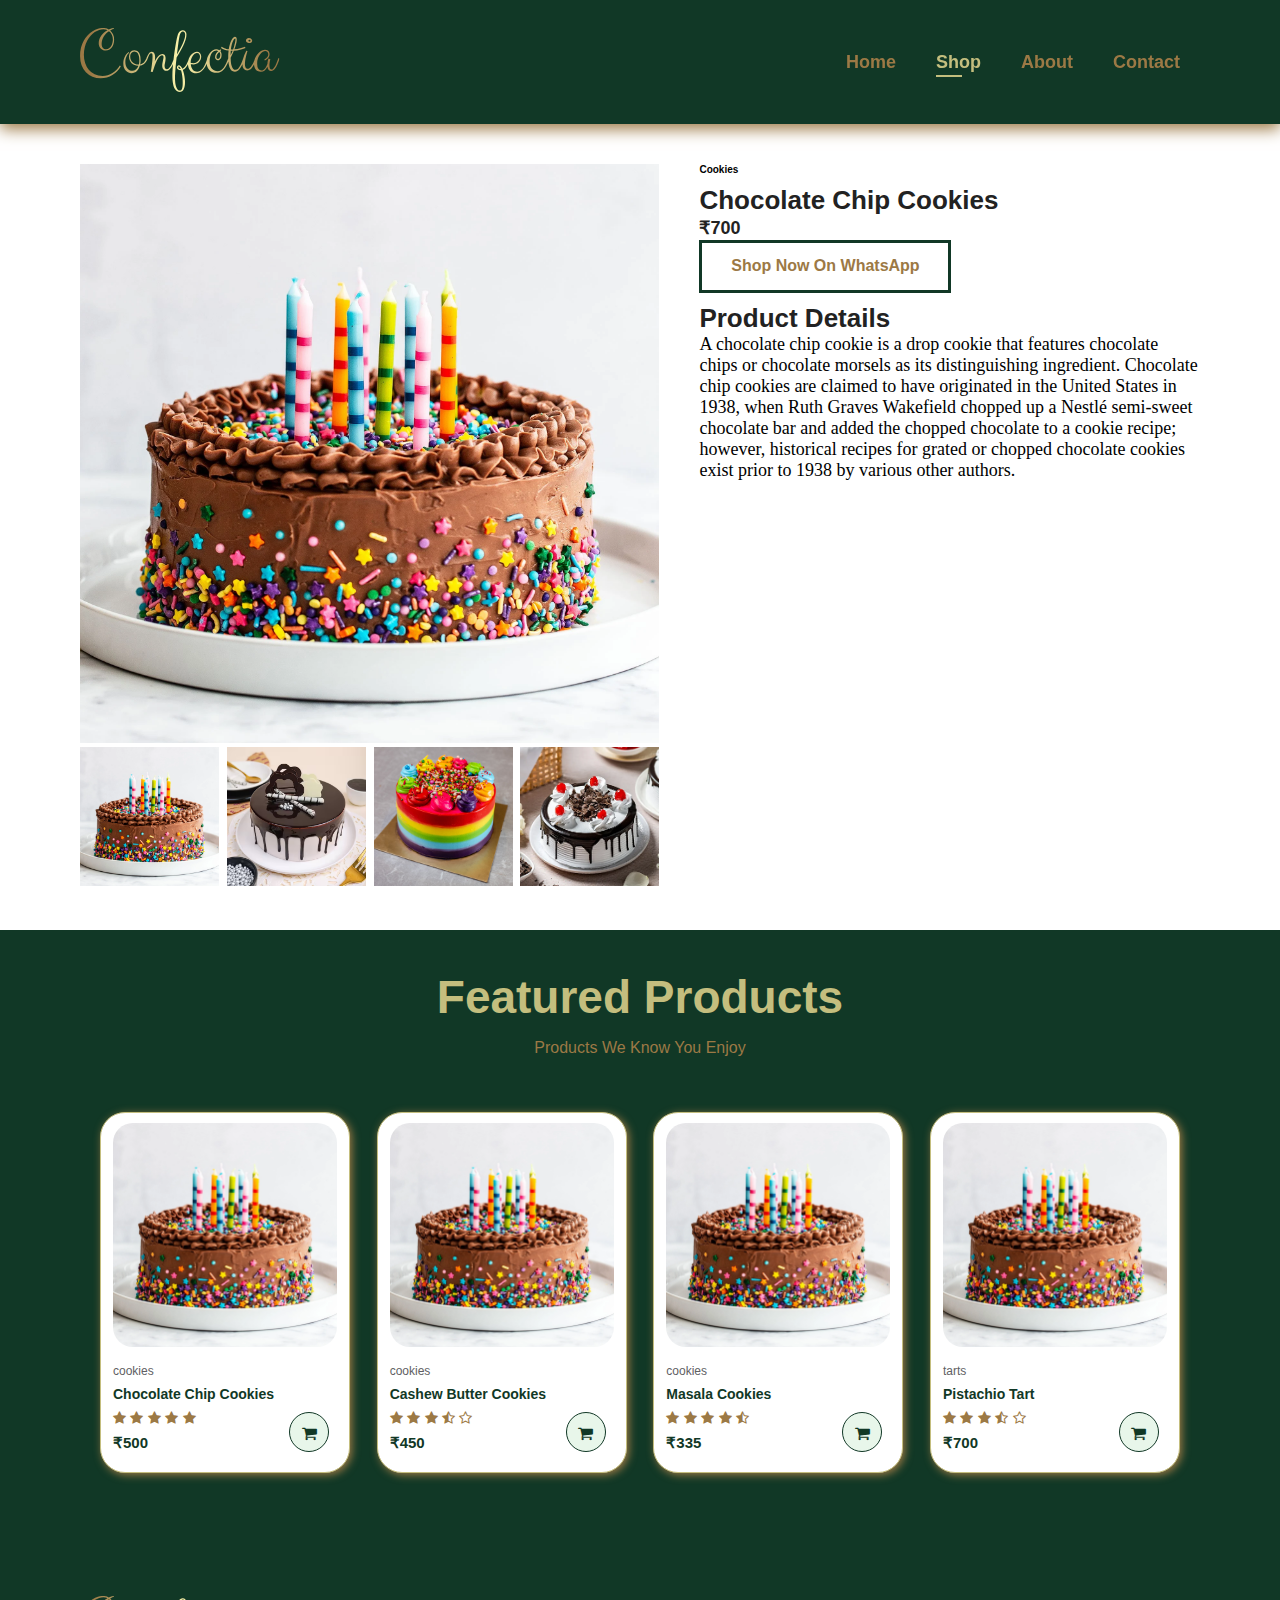
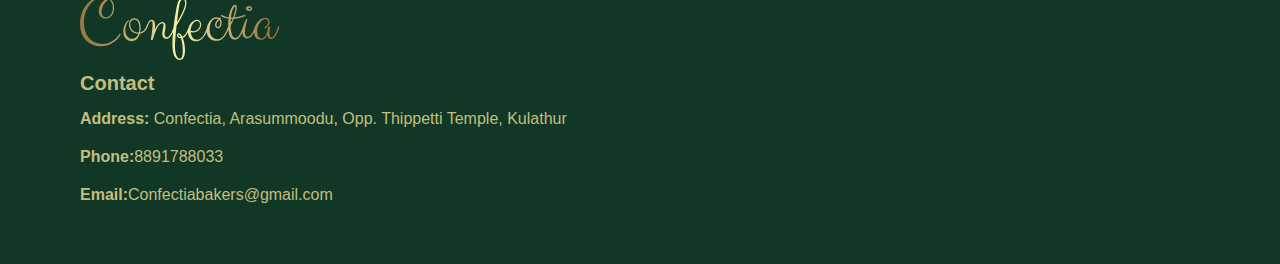
<file: confectia/sproduct.html>
<!DOCTYPE html>
<html lang="en">

<head>
    <meta charset="UTF-8">
    <meta http-equiv="X-UA-Compatible" content="IE-edge">
    <meta name="viewport" content="width=device-width, initial-scale=1.0">
    <title>Confectia</title>
    <link rel="stylesheet" href="https://cdnjs.cloudflare.com/ajax/libs/font-awesome/4.7.0/css/font-awesome.min.css">
    <link rel="stylesheet" href="style.css">
</head>

<body>

    <section id="header">
        <a href="index.html"><img src="logo/logo-no-background.svg" class="logo" alt=""></a>

        <div>
            <ul id="navbar">
                <li><a  href="index.html">Home</a></li>
                <li><a class="active" href="shop.html">Shop</a></li>
                <li><a href="about.html">About</a></li>
                <li><a href="contact.html">Contact</a></li>
                <a href="#" id="close"><i class="fa fa-times"></i></a>
            </ul>
        </div>
        <div id="mobile">
            <i id="bar" class="fa fa-navicon"></i>           
        </div>
    </section>

    <section id="prodetails" class="section-p1">
        <div class="single-image-group">
            <div class="single-pro-image">
            <img src="placeholder.webp" width="100%" id="MainImg">
            </div>
            <div class="small-img-group">
            <div class="small-img-col">
                <img src="placeholder.webp" width="100%" class="small-img">
            </div>
            <div class="small-img-col">
                <img src="placeholder2.avif" width="100%" class="small-img">
            </div>
            <div class="small-img-col">
                <img src="placeholder3.jpg" width="100%" class="small-img">
            </div>
            <div class="small-img-col">
                <img src="placeholder1.webp" width="100%" class="small-img">
            </div>
            </div>
        </div>

        <div class="single-pro-details">
            <h6>Cookies</h6>
            <h4>Chocolate Chip Cookies</h4>
            <h3>₹700</h3>
            <a href=" https://wa.me/918891788033"><button class="btn">Shop Now On WhatsApp</button></a>
            <h4>Product Details</h4>
            <span>A chocolate chip cookie is a drop cookie that features chocolate chips or chocolate morsels
                 as its distinguishing ingredient. Chocolate chip cookies are claimed to have originated in 
                the United States in 1938, when Ruth Graves Wakefield chopped up a Nestlé semi-sweet chocolate 
                bar and added the chopped chocolate to a cookie recipe; however, historical recipes for grated 
                or chopped chocolate cookies exist prior to 1938 by various other authors.</span>
        </div>
    </section>

    <section id="product1" class="section-p1">
        <h2>Featured Products</h2>
        <p>Products We Know You Enjoy</p>
        <div class="pro-container">


            <div class="pro">
                <img src="placeholder.webp" >
                <div class="des">
                    <span>cookies</span>
                    <h5>Chocolate Chip Cookies</h5>
                    <div class="star">
                        <i class="fa fa-star"></i>
                        <i class="fa fa-star"></i>
                        <i class="fa fa-star"></i>
                        <i class="fa fa-star"></i>
                        <i class="fa fa-star"></i>  
                    </div>
                    <h4>₹500</h4>
                </div>
                <a href="#"><i class="fa fa-shopping-cart cart"></i></a>
            </div>


            <div class="pro">
                <img src="placeholder.webp" >
                <div class="des">
                    <span>cookies</span>
                    <h5>Cashew Butter Cookies</h5>
                    <div class="star">
                        <i class="fa fa-star"></i>
                        <i class="fa fa-star"></i>
                        <i class="fa fa-star"></i>
                        <i class="fa fa-star-half-o"></i>
                        <i class="fa fa-star-o"></i>  
                    </div>
                    <h4>₹450</h4>
                </div>
                <a href="#"><i class="fa fa-shopping-cart cart"></i></a>
            </div>


            <div class="pro">
                <img src="placeholder.webp" >
                <div class="des">
                    <span>cookies</span>
                    <h5>Masala Cookies</h5>
                    <div class="star">
                        <i class="fa fa-star"></i>
                        <i class="fa fa-star"></i>
                        <i class="fa fa-star"></i>
                        <i class="fa fa-star"></i>
                        <i class="fa fa-star-half-o"></i>  
                    </div>
                    <h4>₹335</h4>
                </div>
                <a href="#"><i class="fa fa-shopping-cart cart"></i></a>
            </div>


            <div class="pro">
                <img src="placeholder.webp" >
                <div class="des">
                    <span>tarts</span>
                    <h5>Pistachio Tart</h5>
                    <div class="star">
                        <i class="fa fa-star"></i>
                        <i class="fa fa-star"></i>
                        <i class="fa fa-star"></i>
                        <i class="fa fa-star-half-o"></i>
                        <i class="fa fa-star-o"></i>   
                    </div>
                    <h4>₹700</h4>
                </div>
                <a href="#"><i class="fa fa-shopping-cart cart"></i></a>
            </div>
            
        </div>
    </section>

    <footer class="section-p1" style="background-color: #113826;">
        
        <div class="col">
            <img src="logo/logo-no-background.svg">
            <h4 style="color: #c4be7e;">Contact</h4>
            <p style="color: #c4be7e;"><strong>Address:</strong> Confectia, Arasummoodu, Opp. Thippetti Temple, Kulathur</p>
            <p style="color: #c4be7e;"><strong>Phone:</strong>8891788033</p>
            <p style="color: #c4be7e;"><strong>Email:</strong>Confectiabakers@gmail.com</p>

        </div>
    </footer>

    <script>
        var MainImg = document.getElementById("MainImg");
        var smallimg = document.getElementsByClassName("small-img");

        smallimg[0].onclick = function(){
            MainImg.src = smallimg[0].src
        }
        smallimg[1].onclick = function(){
            MainImg.src = smallimg[1].src
        }
        smallimg[2].onclick = function(){
            MainImg.src = smallimg[2].src
        }
        smallimg[3].onclick = function(){
            MainImg.src = smallimg[3].src
        }
    </script>

 <script src="script.js"></script>
</body>

</html>
</file>
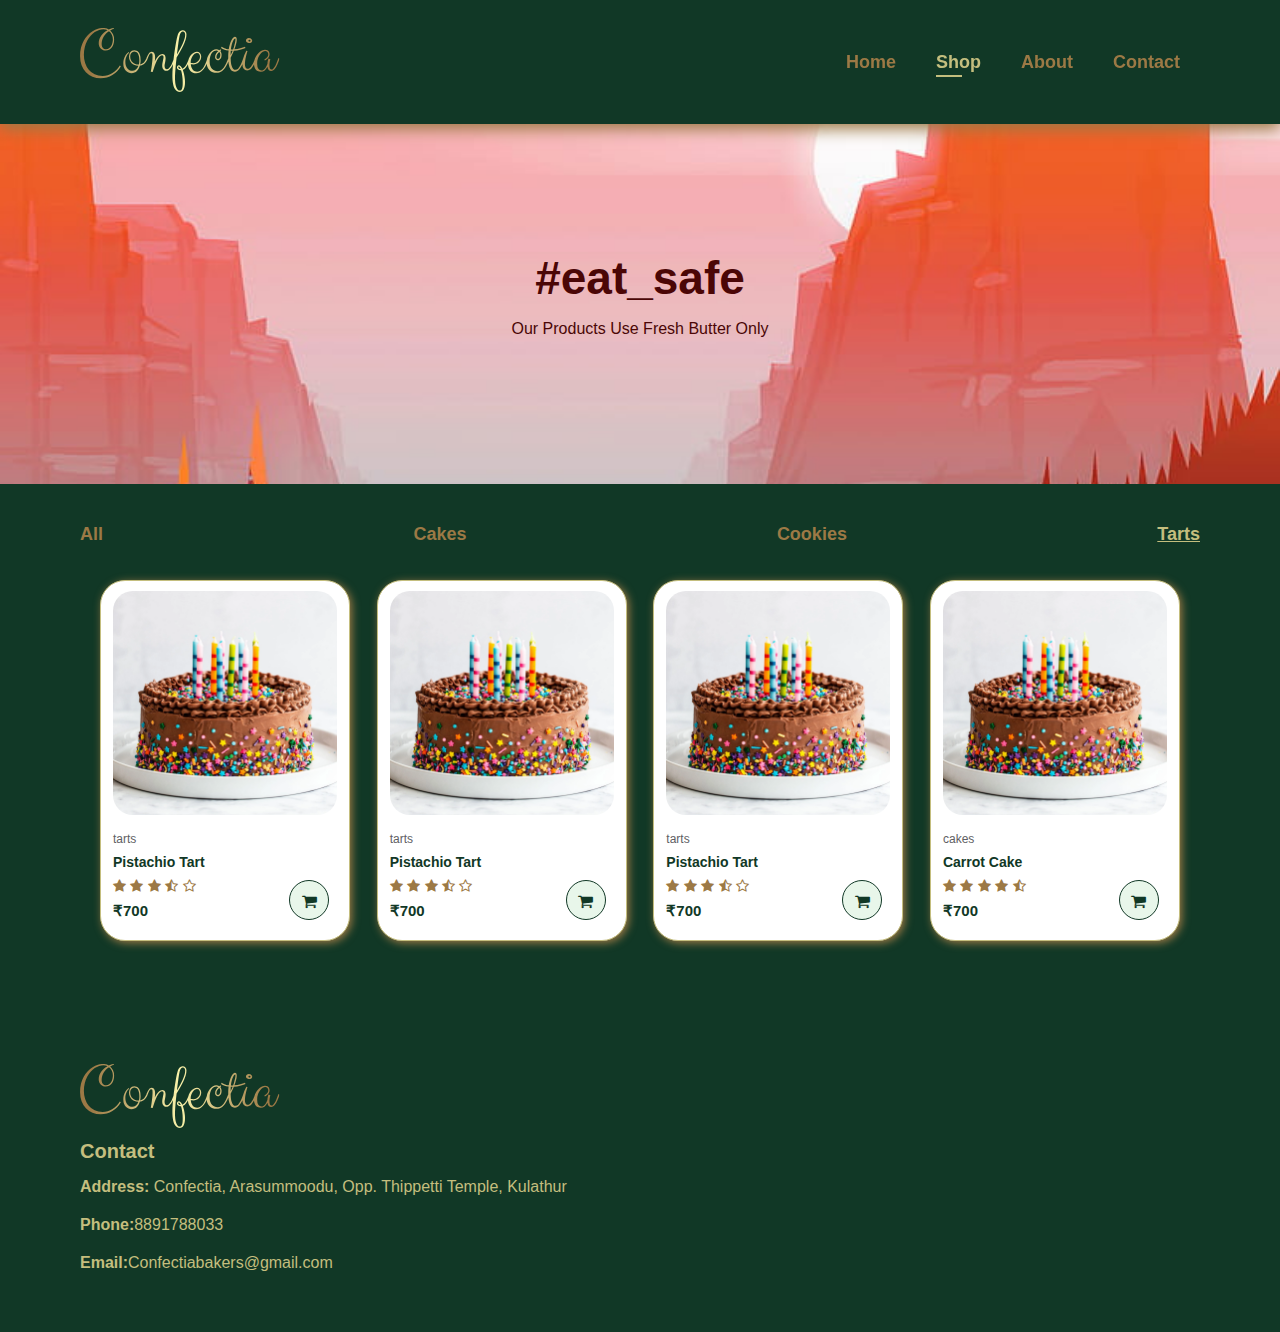
<file: confectia/tarts.html>
<!DOCTYPE html>
<html lang="en">

<head>
    <meta charset="UTF-8">
    <meta http-equiv="X-UA-Compatible" content="IE-edge">
    <meta name="viewport" content="width=device-width, initial-scale=1.0">
    <title>Confectia</title>
    <link rel="stylesheet" href="https://cdnjs.cloudflare.com/ajax/libs/font-awesome/4.7.0/css/font-awesome.min.css">
    <link rel="stylesheet" href="style.css">
</head>

<body>

    <section id="header">
        <a href="index.html"><img src="logo/logo-no-background.svg" class="logo" alt=""></a>

        <div>
            <ul id="navbar">
                <li><a  href="index.html">Home</a></li>
                <li><a class="active" href="shop.html">Shop</a></li>
                <li><a href="about.html">About</a></li>
                <li><a href="contact.html">Contact</a></li>
                <a href="#" id="close"><i class="fa fa-times"></i></a>
            </ul>
        </div>
        <div id="mobile">
            <i id="bar" class="fa fa-navicon"></i>           
        </div>
    </section>


    <section id="page-header" class="shop-header">
        <h2>#eat_safe</h2>
        <p>Our Products Use Fresh Butter Only</p>
    </section>


    <section id="product1" class="section-p1">
        <div>
            <ul id="filter">
                <li><a  href="shop.html">All</a></li>
                <li><a href="cakes.html">Cakes</a></li>
                <li><a href="cookies.html">Cookies</a></li>
                <li><a class="active" href="tarts.html">Tarts</a></li>
            </ul>
        </div>
        <div class="pro-container">



            <div class="pro">
                <img src="placeholder.webp" >
                <div class="des">
                    <span>tarts</span>
                    <h5>Pistachio Tart</h5>
                    <div class="star">
                        <i class="fa fa-star"></i>
                        <i class="fa fa-star"></i>
                        <i class="fa fa-star"></i>
                        <i class="fa fa-star-half-o"></i>
                        <i class="fa fa-star-o"></i>   
                    </div>
                    <h4>₹700</h4>
                </div>
                <a href="#"><i class="fa fa-shopping-cart cart"></i></a>
            </div>
            

            <div class="pro">
                <img src="placeholder.webp" >
                <div class="des">
                    <span>tarts</span>
                    <h5>Pistachio Tart</h5>
                    <div class="star">
                        <i class="fa fa-star"></i>
                        <i class="fa fa-star"></i>
                        <i class="fa fa-star"></i>
                        <i class="fa fa-star-half-o"></i>
                        <i class="fa fa-star-o"></i>   
                    </div>
                    <h4>₹700</h4>
                </div>
                <a href="#"><i class="fa fa-shopping-cart cart"></i></a>
            </div>
                        


            <div class="pro">
                <img src="placeholder.webp" >
                <div class="des">
                    <span>tarts</span>
                    <h5>Pistachio Tart</h5>
                    <div class="star">
                        <i class="fa fa-star"></i>
                        <i class="fa fa-star"></i>
                        <i class="fa fa-star"></i>
                        <i class="fa fa-star-half-o"></i>
                        <i class="fa fa-star-o"></i>   
                    </div>
                    <h4>₹700</h4>
                </div>
                <a href="#"><i class="fa fa-shopping-cart cart"></i></a>
            </div>
            
            
            <div class="pro">
                <img src="placeholder.webp" >
                <div class="des">
                    <span>cakes</span>
                    <h5>Carrot Cake</h5>
                    <div class="star">
                        <i class="fa fa-star"></i>
                        <i class="fa fa-star"></i>
                        <i class="fa fa-star"></i>
                        <i class="fa fa-star"></i>
                        <i class="fa fa-star-half-o"></i>  
                    </div>
                    <h4>₹700</h4>
                </div>
                <a href="#"><i class="fa fa-shopping-cart cart"></i></a>
            </div>
            

        </div>
    </section>



    <footer class="section-p1" style="background-color: #113826;">
        
        <div class="col">
            <img src="logo/logo-no-background.svg">
            <h4 style="color: #c4be7e;">Contact</h4>
            <p style="color: #c4be7e;"><strong>Address:</strong> Confectia, Arasummoodu, Opp. Thippetti Temple, Kulathur</p>
            <p style="color: #c4be7e;"><strong>Phone:</strong>8891788033</p>
            <p style="color: #c4be7e;"><strong>Email:</strong>Confectiabakers@gmail.com</p>

        </div>
    </footer>

 <script src="script.js"></script>
</body>

</html>
</file>
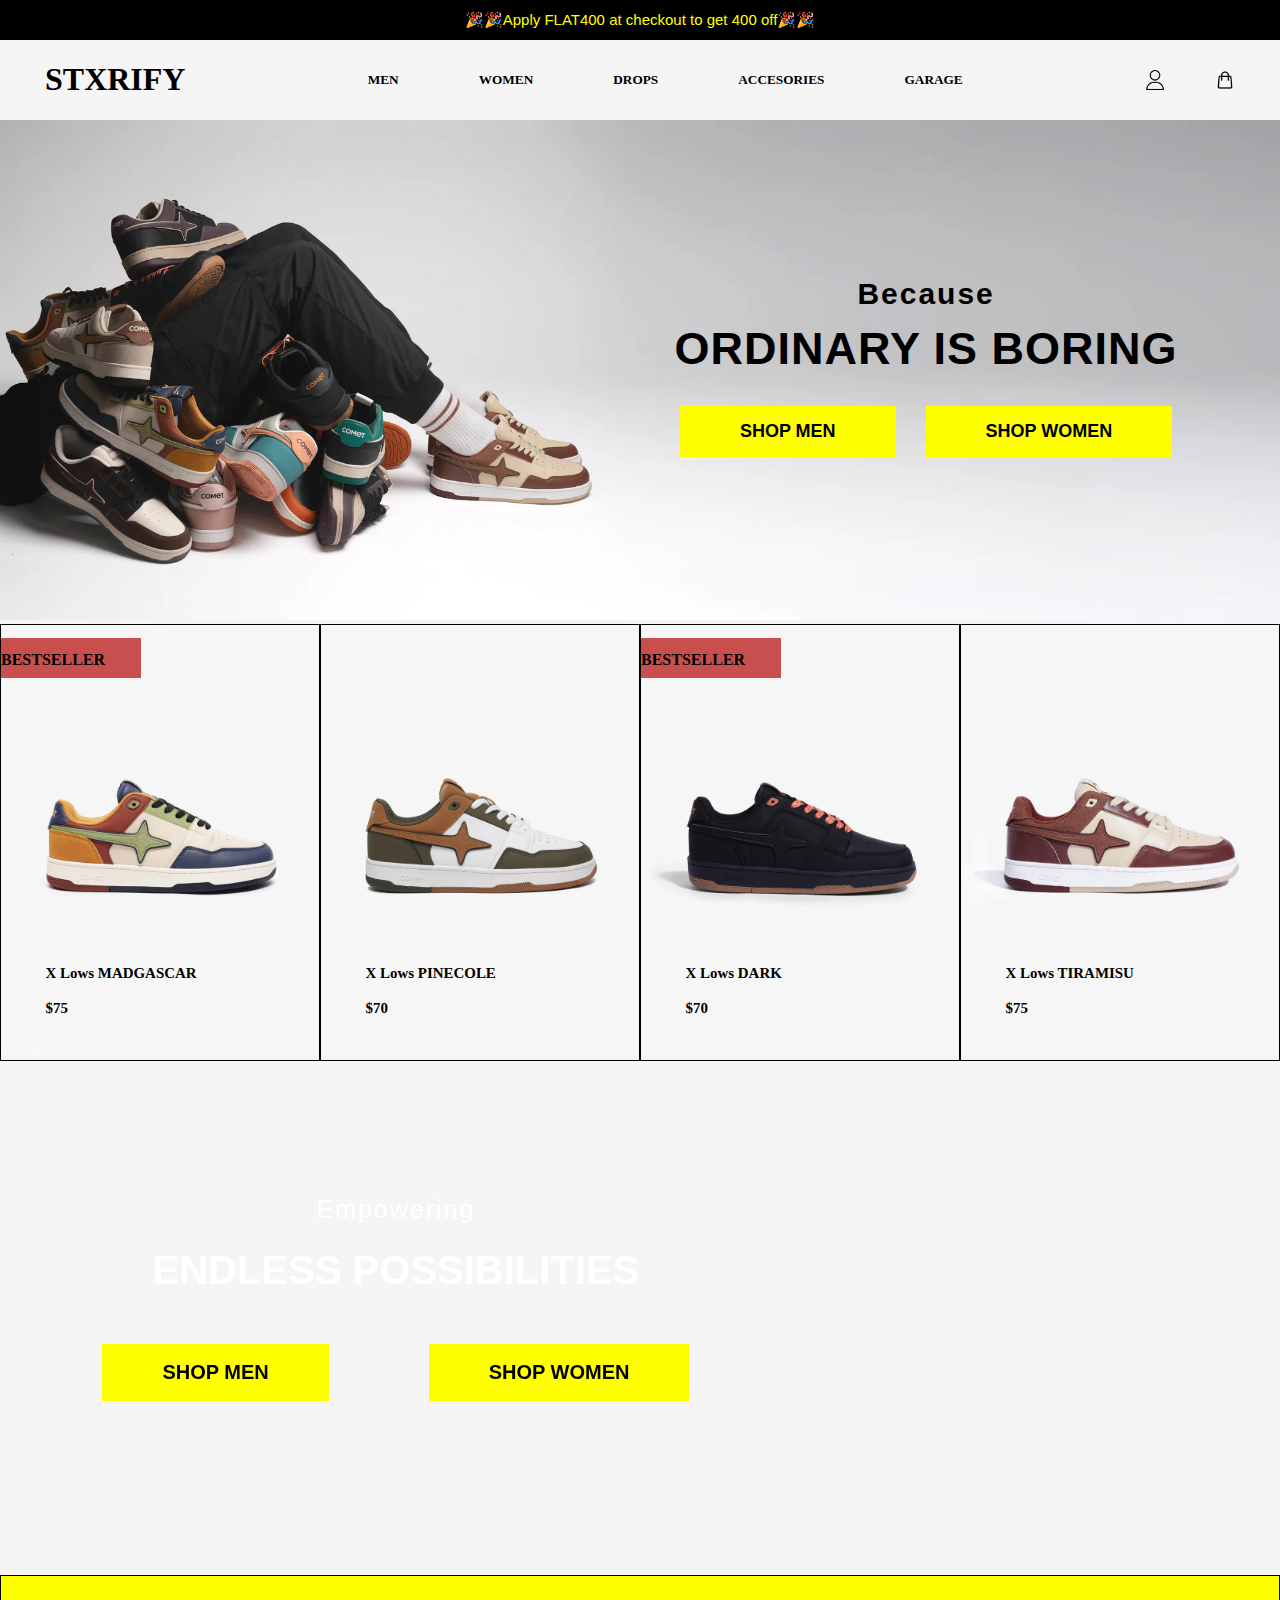
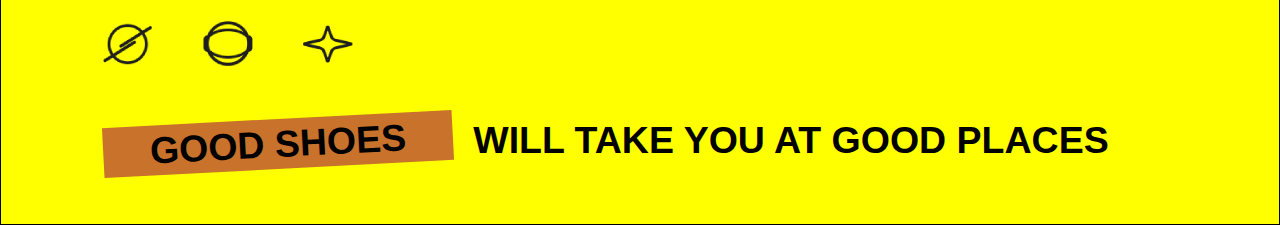
<file: project/stxrify.html>
<!DOCTYPE html>
<html lang="en">
<head>
    <meta charset="UTF-8">
    <meta name="viewport" content="width=device-width, initial-scale=1.0">
    <title>Official Online Store - Stxrify</title>
    <link rel="stylesheet" href="style.css">
</head>
<body>
    
        <div id="off">
            <p>🎉🎉Apply FLAT400 at checkout to get 400 off🎉🎉</p>
        </div>


        <div class="nav">
            <div class="logo-name"><h1>STXRIFY</h1></div>
            <div class="list">
                <h5>MEN</h5>
                <h5>WOMEN</h5>
                
                <h5>DROPS</h5>
                <h5>ACCESORIES</h5>
                <h5>GARAGE</h5>
            </div>
            <div class="icon">
                <img src="user.png" width="20px">
                <img src="shopping-bag.png" width="20px">
            </div>
        </div>


        <div class="image-main">
            <img src="homepage_web5-min_1.webp">
            <div class="image-inside">
                <div class="image-inside-text">
                    <h4>Because</h4>
                    <h2>ORDINARY IS BORING</h2>
                </div>    
                <div id="button-shop">
                    <button class="b1">SHOP MEN</button>
                    <button class="b1">SHOP WOMEN</button>
                </div>
            </div>
        </div>

        <div id="display">
            <div class="d1">
                <img src="madagascar-min.webp">
                <div class="price">
                    <h5>X Lows MADGASCAR</h5>
                    <h5>$75</h5>
                </div>
                <div class="bestseller">
                    <h4>BESTSELLER</h4>
                </div>
                <img class="hover-image" src="zoom_2-min_14b0b503-163d-4e0b-9f61-101e74e92179.webp">
            </div>
            <div class="d1">
                <img src="lateral-min_342aa061-758d-4648-9f7a-dd9b260d91bf.webp">
                <div class="price">
                    <h5>X Lows PINECOLE</h5>
                    <h5>$70</h5>
                </div>
                <img class="hover-image" src="zoom-min_359207dc-efd4-4362-8313-3cf152cee99f.webp">
            </div>
            <div class="d1">
                <img src="Lateral-extra-lacing-min.webp">
                <div class="price">
                    <h5>X Lows DARK</h5>
                    <h5>$70</h5>
                </div>
                <div class="bestseller">
                    <h4>BESTSELLER</h4>
                </div>
                <img class="hover-image" src="IMG_0125-min.webp">
            </div>
            <div class="d1">
                <img src="tiramisu_lateral-min.webp">
                <div class="price">
                    <h5>X Lows TIRAMISU</h5>
                    <h5>$75</h5>
                </div>
                <img class="hover-image" src="zoom-min_fd8c12ef-ce6f-408f-baa1-f615e228dd6f.webp">
            </div>
        </div>

        <div id="video-container">
            <video autoplay muted loop id="video" disablePictureInPicture>
                <source src="quinn_zea0coqi5re4djfca4po12i4.mp4" type="video/mp4">
              </video>
              <div class="image-inside2">
                <div class="image-inside-text2">
                    <h4>Empowering</h4>
                    <h2>ENDLESS POSSIBILITIES</h2>
                </div>    
                <div id="button-shop2">
                    <button class="b2">SHOP MEN</button>
                    <button class="b2">SHOP WOMEN</button>
                </div>
            </div>
        </div>

        <div id="footer">
            <div id="footer-images">
                <img src="cross_50x.webp">
                <img src="headphone_50x.webp">
                <img src="star_48e84c31-e897-459e-bb80-2f79507f21b5_50x.webp">
            </div>
            <div id="footer-text">
                <h2 id="footer-text1">GOOD SHOES</h2>
                <h2 id="footer-text2">WILL TAKE YOU AT GOOD PLACES</h2>
            </div>
        </div>


</body>
</html>
</file>
<file: confectia/style.css>
*{
    margin: 0;
    padding: 0;
    box-sizing: border-box;
    font-family: 'Spartan', sans-serif;
}

h1{
    font-size: 50px;
    line-height: 64px;
    color: #222;
}

h2{
    font-size: 46px;
    line-height: 54px;
    color: #222;
}

h3{
    font-size: 16px;
    line-height: 24px;
    color: #222;
}


h4{
    font-size: 20px;
    color: #222;
}

h6{
    font-weight: 700;
    font-size: 10px;
}

p{
    font-size: 16px;
    color:#465b52;
    margin: 15px 0 20px 0;
}

.section-p1{
    padding: 40px 80px;
}

.section-p2{
    padding: 0 10px;
}


.section-m1 {
    margin: 40px 0 0 0;
}




button.hero{
    font-size: 14px;
    font-weight: 600;
    padding: 8px 10px;
    color: black;
    background-color: white;
    border-radius: 10px;
    cursor: pointer;
    border: none;
    outline: none;
    transition: 0.2s;
}


button.normal{
    font-size: 14px;
    font-weight: 600;
    padding: 8px 10px;
    color: white;
    background-color: black;
    border-radius: 4px;
    cursor: pointer;
    border: none;
    outline: none;
    transition: 0.2s;
}

button.btn {
    display: inline-block;
    padding: 0.9rem 1.8rem;
    font-size: 16px;
    font-weight: 700;
    color: #9c7945;
    border: 3px solid rgb(17,56,38);
    cursor: pointer;
    position: relative;
    background-color: transparent;
    text-decoration: none;
    overflow: hidden;
    z-index: 1;
    font-family: inherit;
   }
   
   button.btn::before {
    content: "";
    position: absolute;
    left: 0;
    top: 0;
    width: 100%;
    height: 100%;
    color: #9c7945;
    background-color: rgb(17,56,38);
    transform: translateX(-100%);
    transition: all .3s;
    z-index: -1;
   }
   

   button.btn:hover::before {
    transform: translateX(0);
   }

body{
    width: 100%;
}




#header{
    display: flex;
    align-items: center;
    justify-content: space-between;
    padding: 20px 80px;
    background: #113826;
    box-shadow: 0 5px 15px rgba(156,121,69);
    z-index: 999;
    position: sticky;
    top: 0;
    left: 0;
}

#navbar{
    display: flex;
    align-items: center;
    justify-content: center;
}

#navbar li{
    list-style: none;
    padding: 0 20px;
    position: relative;
}

#navbar li a,
#filter li a{
    text-decoration: none;
    font-size: 18px;
    font-weight: 600;
    color: #9c7945;
    transition: 0.3s ease;
}

#navbar li a:hover,
#navbar li a.active
{ color: #c4be7e;
}

#navbar li a.active::after,
#navbar li a:hover::after{
    content: "";
    width: 30%;
    height: 2px;
    background: #c4be7e;
    position: absolute;
    bottom: -4px;
    left: 20px;
}

#mobile{
    display: none;
    align-items: center;
}

#close{
    display: none;
    align-items: center;
}




#hero{
    background-image: url(bg/Designer\ \(1\).png);
    height: 90vh;
    width: 100%;
    background-size: cover;
    background-position: top 75% right 0%;
    padding: 0 80px;
    display: flex;
    flex-direction: column;
    align-items: flex-start;
    justify-content: center;
}
#hero h4{
    padding-bottom: 15px;
    color: #edfbd6;
}
#hero h2{
    color: #d08961;
}
#hero h1{
    color:#edfbd6;
}

#hero p{
    color: aliceblue;
}

#hero button:hover{
    background: #113826;
    color: #c4be7e;
}




#product1{
    text-align: center;
    background-color: #113826;
}

#product1  h2{
    color: #c4be7e;
}

#product1  p{
    color: #9c7945;
}

#product1 .pro-container{
    display: flex;
    justify-content: space-between;
    padding: 20px;  
    flex-wrap: wrap;
}

#product1 .pro{
    width: 23%;
    min-width: 250px;
    padding: 10px 12px;
    border: 1px solid  #c4be7e;
    border-radius: 25px;
    cursor: pointer;
    box-shadow: 2px 2px 8px rgb(156,121,69);
    margin: 15px 0;
    transition: 0.2s ease;
    position: relative;
    background-color: white;
}

#product1 .pro img{
    width: 100%;
    border-radius: 20px;
}

#product1 .pro:hover{
    box-shadow: 1px 1px 3px rgb(156,121,69);
}

#product1 .pro .des{
    text-align: start;
    padding: 10px 0;
}

#product1 .pro .des span{
    color: #606063;
    font-size: 12px;
}

#product1 .pro .des h5{
    padding: 7px 7px 7px 0;
    color: #113826;
    font-size: 14px;
}

#product1 .pro .des i{
    font-size: 14px;
    color: rgb(156,121,69);
}

#product1 .pro .des h4{
    padding-top: 7px;
    font-size: 15px;
    font-weight: 700;
    color: #113826;
}

#product1 .pro .cart{
    width: 40px;
    height: 40px;
    line-height: 40px;
    border-radius: 50px;
    background-color: #e8f6ea;
    font-weight: 500;
    color: #113826;
    border: 1px solid #113826;
    position: absolute;
    bottom: 20px;
    right: 20px;
}

#banner{
    display: flex;
    flex-direction: column;
    justify-content: center;
    align-items: center;
    text-align: center;
    background-image: url("bannerbg.jpg");
    background-position: top 10% right 0%;
    width: 100%;
    height: 40vh;
    background-size: cover;
    
    margin: 0;
}


#banner h2{
    padding: 10px 10px;
    font-size: 70px;
    color: rgb(13, 1, 52);
}


#banner h4{
    color: #113826;
    font-size: 26px;
    font-family: Cambria, Cochin, Georgia, Times, 'Times New Roman', serif;
    padding: 0px 0px;
}

#banner button{
    margin-top: 10px;
}

#banner button:hover{
    background: #113826;
    color: #c4be7e;
}




/* Shop Page */

#page-header{
    background-image: url(bannerbg.jpg);
    width: 100%;
    height: 40vh;
    background-size: cover;
    display: flex;
    justify-content: center;
    text-align: center;
    flex-direction: column;
    padding: 14px;
}

#page-header h2,
#page-header p{
    color: rgba(75, 6, 6, 1);
}

#pagination{
    text-align: center;
}

#filter{
    display: flex;
    justify-content: space-between;
    
}

#filter li{
    list-style: none;
    position: relative;
}

#filter li a:hover,
#filter li a.active{
    color: #c4be7e;
    text-decoration: underline;
}

#filter li a:hover::after,
#filter li a.active::after{
    text-decoration: underline;
}


#pagination a{
    text-decoration: none;
    background-color: #113826;
    padding: 15px 20px;
    border-radius: 4px;
    color: white;
    font-weight: 600;
}

#pagination a i{
    font-size: 16px;
    font-weight: 600;
}

/* Single Product */

#prodetails{
    display: flex;
}


#single-pro-details{
    display: flex;
    margin-top: 20px;
}


#prodetails .single-pro-image{
    width: 100%;
    margin-right: 50px;
}

.small-img-group{
    display: flex;
    justify-content: space-between;
    width: 100%;
}

.small-img-col{
    flex-basis: 24%;
    cursor: pointer;
}

#prodetails .single-pro-details{
    margin-left: 40px;
}

#prodetails .single-pro-details h4{
    padding: 10px 0 0px 0;
    font-size: 26px;
}


#prodetails .single-pro-details h3{
    font-size: 18px;
}

#prodetails .single-pro-details input{
    width: 50px;
    height: 47px;
    padding-left: 10px;
    font-size: 16px;
    margin-right: 10px;
}

#prodetails .single-pro-details input:focus{
    outline: none;
}

#prodetails .single-pro-details span{
    font-size: 18px;
    padding-top: 10px;
    font-family: Tahoma, Verdana, sans-seri;
}


/* About Page */

#about-page-header{
    background-image: url(featurebg.jpg);
    width: 100%;
    height: 40vh;
    background-size: cover;
    display: flex;
    justify-content: center;
    text-align: center;
    flex-direction: column;
    padding: 14px;
    
}

#about-page-header h2,
#about-page-header p{
    color: rgb(255, 255, 255);
}


#about-head{
    display: flex;
    align-items: center;
}


#about-head img{
    width: 50%;
    height: auto;
}

#about-head div{
    padding-left: 40px;
}

/* Contact Page*/

#contact-details{
    display: flex;
    align-items: center;
    justify-content: space-between;
}

#contact-details .details{
    width: 40%;
}

#contact-details .details span{
    font-size: 12px;
}

#contact-details .details h2{
    font-size: 26px;
    line-height: 35px;
    padding: 20px 0;
}

#contact-details .details h3{
    font-size: 16px;
    padding-bottom: 15px;
}

#contact-details .details li{
    list-style: none;
    display: flex;
    padding: 10px 0;
}

#contact-details .details li i{
    font-size: 14px;
    padding-right: 22px;
}

#contact-details .details li p{
    margin: 0;
    font-size: 14px;
}

#contact-details .map{
    width: 55%;
    height: 400px;
}

#contact-details .map iframe{
    width: 100%;
    height: 100%;
}




/* start media query */

@media (max-width:799px) {
    .section-p1 {
        padding: 40px 40px;
    }

    #navbar {
        display: flex;
        flex-direction: column;
        align-items: flex-start;
        justify-content: flex-start;
        position: fixed;
        top: 0;
        right: -350px;
        height: 100vh;
        width: 300px;
        background-color: #113826;
        box-shadow: 0 40px 60px rgb(156,121,69);
        padding: 80px 0 0 10px;
        transition: 0.5s ease;
    }

    #navbar.active{
        right: 0px;
    }


    #navbar li{
        margin-bottom: 25px;
    }

    #mobile{
        display: flex;
        align-items: center;
    }

    #mobile i{
        color: #9c7945;
        font-size: 24px;
        padding: 20px;
    }

    #close{
        display: initial;
        position: absolute;
        top: 30px;
        left: 30px;
        color: #9c7945;
        font-size: 24px;
    }

    #lg-bag{
        display: none;
    }

    #hero {
        height: 70vh;
        padding: 0 80px;
        background-position: top 50% right 20%;
    }

    #feature {
        justify-content: center;
    }

    #feature .fe-box {
        margin: 15px 15px;
    }

    #product1 .pro-container {
        justify-content: center;
    }

    #product1 .pro {
        margin: 15px;
    }

    #banner {
        height: 30vh;
    }


}

@media (max-width: 477px){

    .section-p1 {
        padding: 20px;
    }


    #header {
        padding: 10px 30px;
    }

    h1 {
        font-size: 38px;
    }

    h2 {
        font-size: 32px;
    }

    #hero {
        padding: 0 20px;
        background-position: 55%;
    }

    #feature {
        justify-content: space-between;
    }

    #feature .fe-box {
        width: 155px;
        margin:0 0 15px 0;
    }

    #product1 .pro{
        width: 100%;
    }

    /* Sproduct Page */

    #prodetails{
        display: flex;
        flex-direction: column;
    }

    #prodetails .single-pro-details{
        margin-top: 10px;
    }

    /* About Page */

    #about-head{
        display: flex;
        flex-direction: column;
    }

    #about-head img{
        width: 70%;
        margin-bottom: 20px;
    }

    #about-head div{
        padding-left: 0;
    }

    /* Contact Page */

    #contact-details{
        display: flex;
        flex-direction: column;
    }

    #contact-details .details{
        width: 100%;
        margin-bottom: 30px;
    }

    #contact-details .map{
        width: 100%;
        height: 400px;
    }


}
</file>
<file: project/style.css>
html,body{
    margin:0;
    padding:0;
    background-color: whitesmoke;
}
*{
    box-sizing: border-box;
}
#off{
    background-color: black;
    color:yellow;
    height:40px;
    width:100%;
    display:flex;
    align-items: center;
    justify-content: center;
    font-size: 15px;
    font-family: Montserrat, sans-serif;
    font-weight: 500;
    cursor:context-menu;
    
    
}
.nav{
    margin:0;
    width:100%;
    display:flex;
    justify-content: space-between;
}
.logo-name{
    cursor:context-menu;
    margin-left: 45px;
    letter-spacing: 3px;
    cursor:pointer;
    font-family: copperplate,fantasy;
    letter-spacing: 0px;
}
.list{
    display:flex;
    gap:80px;
    cursor:context-menu;
    align-items: center;   
}
.list a{
    cursor:pointer;
    font-family: Space Grotesk, sans-serif;
    font-weight: 550;
    text-decoration: none;
    color:black
}
.list a:visited{
    text-decoration: none;
}
.icon{
    display: flex;
    align-items: center;
    gap:50px;
    margin-right:45px;
}
.image-main{
    width:100%;
    overflow:hidden;
    position: relative;
}
.image-main img {
    object-fit: contain;
    width:100%;
    
}
.image-inside{
    background-color:transparent;
    position: absolute;
    top:25%;
    text-align: center;
    right:8%;
    
}
.image-inside-text{
    line-height: 15px;
    cursor:context-menu;
}
.image-inside h4{
    font-size: 30px;
    letter-spacing: 2px;
    font-family: garamond,sans-serif;
}
.image-inside h2{
    font-size: 45px;
    font-family: garamond,sans-serif;
    letter-spacing: 1px;
}
#button-shop{
    display: flex;
    gap:30px;
    justify-content: center;
    margin-top:50px;
}
.b1{
    background-color: yellow;
    border:none;
    padding:15px 60px;
    cursor:pointer;
    font-family: Montserrat, sans-serif;
    font-size: 18px;
    font-weight: 550;
}
#display{
    display:flex;
    cursor:pointer;
    
}
.d1{
    width:25%;
    overflow:hidden;
    position:relative;
    border: 1px solid black
}
.d1 img{
    object-fit:contain;
    width:100%;
}
.price{
    position:absolute;
    bottom:5%;
    left:14%;
    line-height: 10px;
    font-size: 18px;
}
.bestseller{
    position:absolute;
    left:0;
    top:3%;
    background-color: rgba(192, 47, 47, 0.84);
    width:140px;
    height:40px;
    line-height: 2px;
    z-index: 1;
}
.bestseller h4{
    padding-top:0;

}
.hover-image{
    position:absolute;
    top:25px;
    left:10px;
    opacity: 0;
    transition:0.3s;
}
.hover-image:hover{
    opacity:1;
}
#video-container{
    position: relative;
    width:100%;
}
#video{
    object-fit: contain;
    width:100%;
}
.image-inside2{
    position:absolute;
    top:20%;
    left:8%;
    text-align: center;
}
.image-inside-text2 {
    color:white;
    line-height: 28px;
    cursor:context-menu;
    
}
.image-inside-text2 h4{
    font-size: 25px;
    font-family: Space Grotesk, sans-serif;
    letter-spacing: 2px;
    font-weight: 500;
}
.image-inside-text2 h2{
    font-size: 40px;
    font-family: Space Grotesk, sans-serif;
    font-weight: 800;
}
#button-shop2{
    display:flex;
    gap:100px;
    justify-content: center;
    margin-top: 60px;
    
}
.b2{
    background-color: yellow;
    border:none;
    padding:17px 60px;
    font-size: 20px;
    font-family: Montserrat, sans-serif;
    font-size: 20px;
    font-weight: 550;
    cursor:pointer;
}
#footer{
    background-color: yellow;
    
    height: 250px;
    border: 1px solid black;
    margin-top:10px;
    position: relative;

}
#footer-images{
    position: absolute;
    display: flex;
    top:18%;
    left:8%;
    gap:50px;
}
#footer-text{
    position:absolute;
    display:flex;
    top:45%;
    left:8%;
    gap:20px;
    font-size: 25px;
    font-family: Space Grotesk, sans-serif;
}
#footer-text1{
    background-color: rgba(180, 59, 59, 0.721);
    padding:0x 40px;
    transform:rotate(-3deg);
    display: flex;
    justify-content: center;
    align-items: center;
    height:50px;
    width:350px;
}



@media screen and (max-width:768px) {
    .nav{
        flex-direction:column;
        align-items:center;
        padding:7px 0;
    }

    .logo-name{
        margin:5px 0;
    }

    .logo-name h1{
        font-size:24px;
    }

    .list{
        gap:30px;
        flex-wrap:wrap;
        justify-content:center;
        margin:5px 0;
    }

    .list h5{
        font-size:14px;
        margin:5px 0;
    }

    .icon{
        margin:5px 0;
        gap:40px;
    }

    .icon img{
        width:17px;
    }

     .image-main{
        display:none;
     }

    #display{
        flex-direction:row;
        flex-wrap:wrap;
        justify-content:center;
        gap:10px;
        padding:10px;
    }

    .d1{
        width:48%;
        margin:0;
    }

    .price{
        left:8%;
    }

    .price h5{
        font-size:12px;
    }

    .bestseller{
        width:90px;
        height:25px;
    }

    .bestseller h4{
        font-size:11px;
    }

    .image-inside2{
        width:85%;
        left:50%;
        transform:translate(-50%,-20%);
    }

    .image-inside-text2 h4{
        font-size:16px;
        margin-bottom:5px;
    }

    .image-inside-text2 h2{
        font-size:22px;
        margin-top:5px;
    }

    #button-shop2{
        flex-direction:column;
        gap:10px;
        margin-top:0px;
       
    }

    .b2{
        padding:8px 30px;
        font-size:14px;
    }

    #footer{
        height:auto;
        padding:10px 0;
    }

    #footer-images{
        position:relative;
        left:0;
        justify-content:center;
        padding:15px 0;
        gap:25px;
    }

    #footer-images img{
        width:30px;
    }

    #footer-text{
        position:relative;
        left:0;
        flex-direction:column;
        align-items:center;
        gap:8px;
        padding:0 10px;
    }

    #footer-text1,#footer-text2{
        font-size:16px;
        width:100%;
        text-align:center;
        height:40px;
    }

    #off{
        height:30px;
    }

    #off p{
        font-size:11px;
        text-align:center;
        padding:0 8px;
    }
}
</file>
